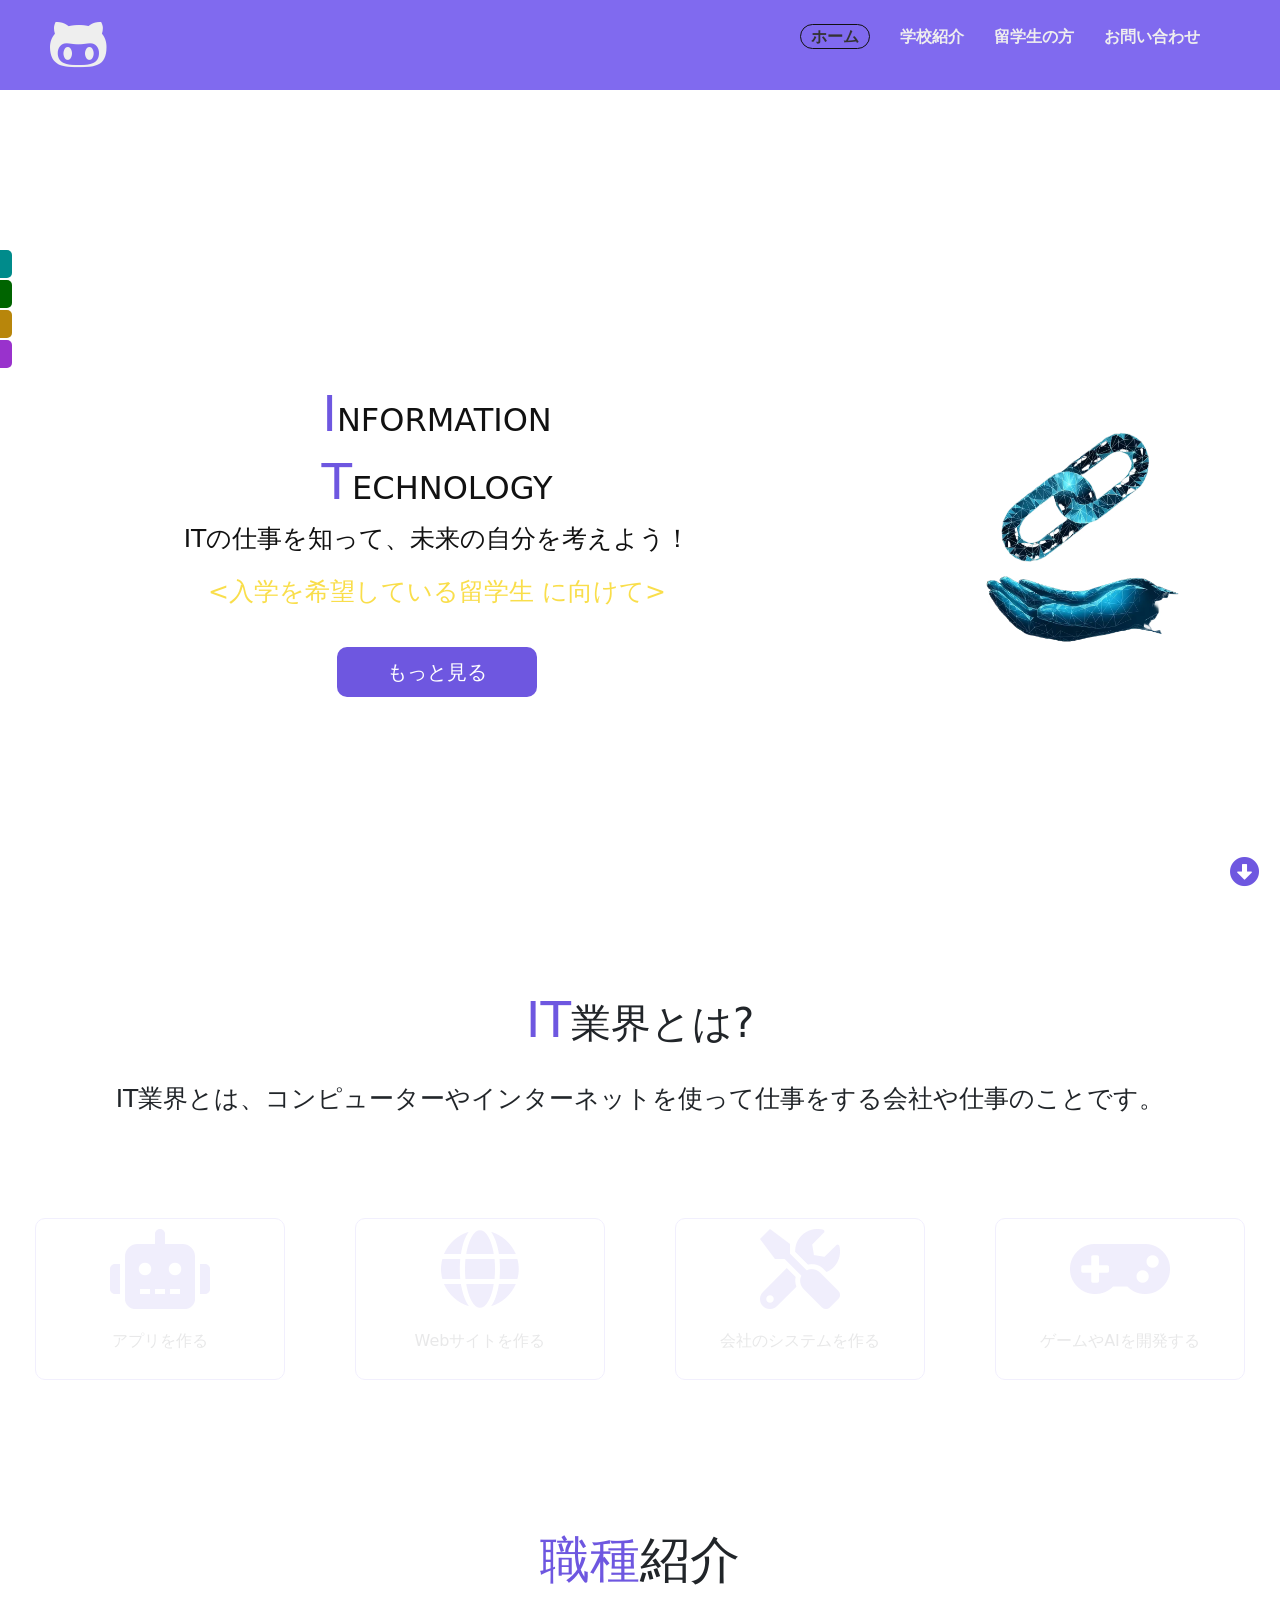
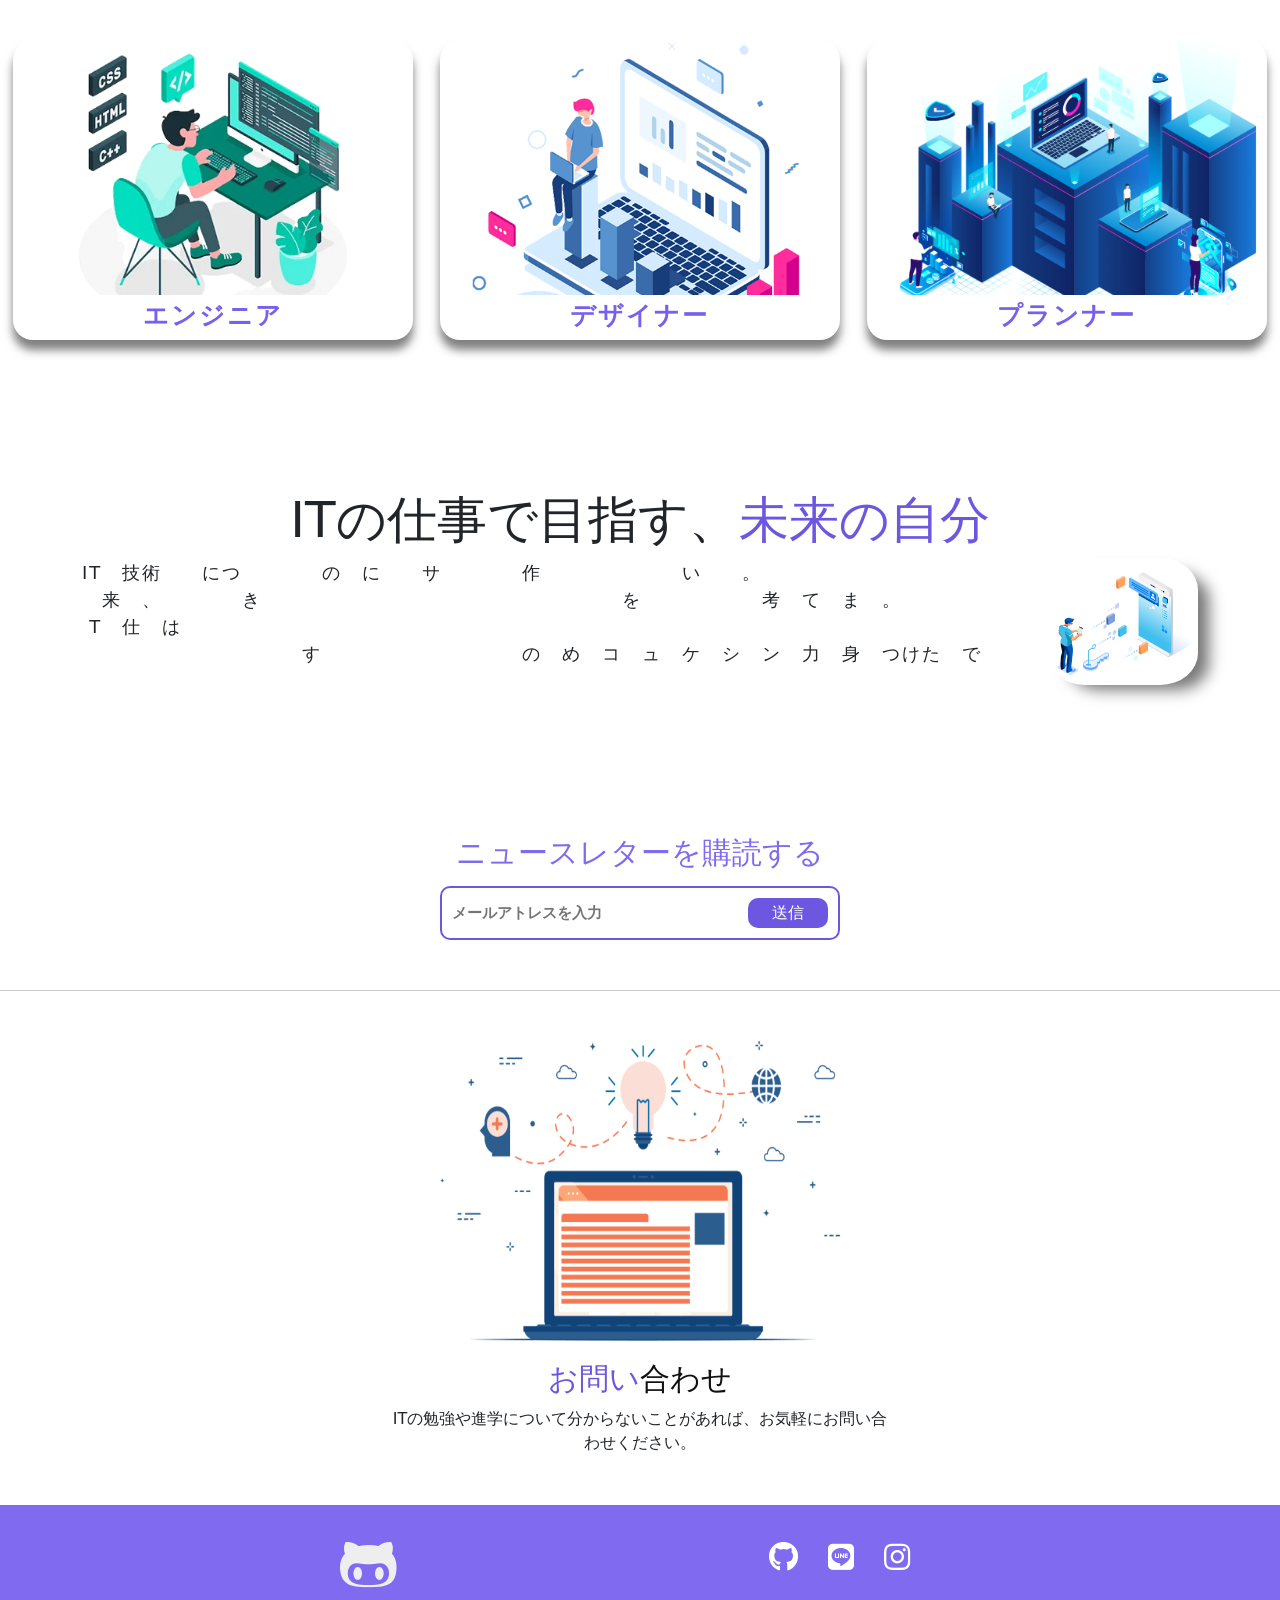
<file: index.html>
<!DOCTYPE html>
<html lang="ja">
<head>
    <meta charset="UTF-8">
    <meta name="viewport" content="width=device-width, initial-scale=1.0">
    <title>Document</title>
    <link rel="stylesheet" href="https://cdnjs.cloudflare.com/ajax/libs/font-awesome/5.15.4/css/all.min.css" integrity="sha512-1ycn6IcaQQ40/MKBW2W4Rhis/DbILU74C1vSrLJxCq57o941Ym01SwNsOMqvEBFlcgUa6xLiPY/NS5R+E6ztJQ==" crossorigin="anonymous" referrerpolicy="no-referrer" />
    <link href="https://cdn.jsdelivr.net/npm/bootstrap@5.3.0/dist/css/bootstrap.min.css" rel="stylesheet" integrity="sha384-9ndCyUaIbzAi2FUVXJi0CjmCapSmO7SnpJef0486qhLnuZ2cdeRhO02iuK6FUUVM" crossorigin="anonymous">
    <link rel="stylesheet" href="css/style.css">
</head>
<body>
    <!-- Start Topbar -->
    <div class="topmove">
        <div class="topbtn">
            <a><i id="topbtn" class="fas fa-arrow-alt-circle-down"></i></a>
        </div>
    </div>
    <!-- End Topbar -->

    <!-- Start Slidebar -->
    <div class="slidebar">
        <ul class="slide_menu">
            
            <li style="background-color: darkcyan;"><a href="#env" >IT業界</a></li>
            <li style="background-color: darkgreen;"><a href="#intro" >職種紹介</a></li>
            <li style="background-color: darkgoldenrod;"><a href="#future" >未来の自分</a></li>
            <li style="background-color: darkorchid;"><a href="#content">お問い合わせ</a></li>
        </ul>
    </div>
    <!-- End Slidebar -->
    <header id="home">
        <nav class="nav_logo">
              <a href="#" target="_blank" type="logo"><i class="fab fa-github-alt"></i></a>
        </nav>

        <ul class="navbar_menu">
            
                <li><a href="#" class="active">ホーム</a></li>
                <li><a href="school.html" >学校紹介</a></li>
                <li><a href="student.html" >留学生の方</a></li>
                <li><a href="contact.html" >お問い合わせ</a></li>
            
        </ul>
        <div class="dropdown">
            <a class="btn btn-secondary" href="#" role="button" data-bs-toggle="dropdown" aria-expanded="false">
                <i class="fas fa-bars"></i>
            </a>

            <ul class="dropdown-menu">
                <li><a class="dropdown-item text-primary" href="#">ホーム</a></li>
                <li><hr class="dropdown-divider"></li>
                <li><a class="dropdown-item" href="school.html" >学校紹介</a></li>
                <li><hr class="dropdown-divider"></li>
                <li><a class="dropdown-item" href="student.html" >留学生の方</a></li>
                <li><hr class="dropdown-divider"></li>
                <li><a class="dropdown-item" href="contact.html" >お問い合わせ</a></li>
        </div>
    </header>
    <div class="home">
        <div class="container leftremove">
            <div>
                <h2><span>I</span>NFORMATION</h2>
                <h2><span>T</span>ECHNOLOGY</h2>
            </div>
            <div>
                <p>ITの仕事を知って、未来の自分を考えよう！</p>
                <p class="note"><入学を希望している留学生 に向けて></p>
            </div>
            <div>
                <button type="button" id="">
                    <a href="#env">もっと見る</a>
                </button>
            </div>
        </div>
        <div class="home_img rightremove" >
            <img src="img/mlm.avif" alt="homepage">
        </div>
    </div>

    <div class="env" id="env">
        <h1><span>IT</span>業界とは?</h1>
        <p class="env_note">IT業界とは、コンピューターやインターネットを使って仕事をする会社や仕事のことです。</p>
        <div class="env_container">
            <div class="env_info info1">
                <i class="fas fa-robot"></i>
                <p>アプリを作る</p>
            </div>
            <div class="env_info info2">
                <i class="fas fa-globe"></i>
                <p>Webサイトを作る</p>
            </div>
            <div class="env_info info3">
                <i class="fas fa-tools"></i>
                <p>会社のシステムを作る</p>
            </div>
            <div class="env_info info4">
                <i class="fas fa-gamepad"></i>
                <p>ゲームやAIを開発する</p>
            </div>
        </div>
    </div>

    <div class="intro" id="intro">
        <h1><span>職種</span>紹介</h1>

        <div class="subcontainer">

            <div class="deptboxes">
                <div>
                    <img src="img/web-development (1).webp" alt="intro1">
                </div>
                <div class="contents">
                    <h3>エンジニア</h3>
                    <p>エンジニアは、プログラミングを使ってアプリやシステムを作る仕事です。コツコツ考えることが好きな人に向いています。</p>
                </div>
            </div>
            <div class="deptboxes">
                <div>
                    <img src="img/IMG_4879.png" alt="intro2">
                </div>
                <div class="contents">
                    <h3>デザイナー</h3>
                    <p>デザイナーは、Webサイトやアプリの見た目をきれいにデザインする仕事です。色や形を考えることが好きな人に向いています。</p>                </div>
            </div>
            <div class="deptboxes">
                <div>
                    <img src="img/photo3.png" alt="intro3">
                </div>
                <div class="contents">
                    <h3>プランナー</h3>
                    <p>ランナーは、「どんなサービスを作るか」を考える仕事です。
                    人の気持ちを考えることが得意な人に向いています。</p>
                </div>
            </div>
        </div>
    </div>

    <div class="future" id="future">
        <h1>ITの仕事で目指す、<span>未来の自分</span></h1>
        <div class="container">
            <div>
                <p>ITの技術を身につけて、人の役に立つサービスを作れる人になりたいです。
                    <br>
                    将来は、日本で働きながら経験を積み、自分の国でもITの力を活かしたいと考えています。
                    <br>
                    ITの仕事は、努力すればスキルが身につき、自分の成長を感じることができます。
                    <br>
                    ITの仕事はチームで協力することが大切です。そのため、コミュニケーション能力も身につけたいです
                </p>
            </div>
            <div>
                
                <img src="img/photo4.png" class="futureimg" alt="future">
            
            </div>
        </div>

    </div>

    <footer>
        <div class="message">
            <h1>ニュースレターを購読する</h1>
            <div class="mail">
                <input type="email" class="email" id="email" placeholder="メールアトレスを入力" >

                <input type="button" class="mail_btn" value="送信">
            </div>
        </div>
        <hr>
        
        <div class="message2">
            <div id="messagecarousels" class="carousel slide" data-bs-ride="carousel">
                <ol class="carousel-indicators">
                    <li class="active" data-bs-target="#messagecarousels" data-bs-slide-to="0"></li>
                    <li data-bs-target="#messagecarousels" data-bs-slide-to="1"></li>
                    <li data-bs-target="#messagecarousels" data-bs-slide-to="2"></li>
                </ol>
                <div class="carousel-inner content_img">
                    <div class="carousel-item active">
                        <img src="img/content.png" alt="carouseliimg1">
                    </div>
                    <div class="carousel-item">
                        <img src="img/content1.png" alt="carouseliimg2">
                    </div>
                    <div class="carousel-item">
                        <img src="img/content2.png" alt="carouseliimg3">
                    </div>
                </div>
            </div>
            <div class="content" id="content">
                <h1><a href="contact.html"><span>お問い</span>合わせ</a></h1>
                <p>ITの勉強や進学について分からないことがあれば、お気軽にお問い合わせください。</p>
            </div>
        </div>

        <div class="message3">
            <nav class="nav_logo">
                <a href="Programming Project/index.html" target="_blank" title="logo"><i class="fab fa-github-alt"></i></a>
            </nav>

            <ul class="navbar_menu">
                
                    <li><a href="https://github.com/HeinKhant53" title="github" target="_blank"><i class="fab fa-github"></i></a></li>
                    <li><a href="https://line.me/ti/p/TC7lA1ofuV" title="line" target="_blank"><i class="fab fa-line"></i></a></li>
                    <li><a href="https://www.instagram.com/lucas.mooraa?igsh=MW9lOGV4Y2FmeGt2Mw%3D%3D&utm_source=qr" title="instagram" target="_blank"><i class="fab fa-instagram"></i></a></li>
            </ul>
        </div>
    </footer>

     
    <!-- bootstrap -->
    <script src="https://cdn.jsdelivr.net/npm/bootstrap@5.3.0/dist/js/bootstrap.bundle.min.js" integrity="sha384-geWF76RCwLtnZ8qwWowPQNguL3RmwHVBC9FhGdlKrxdiJJigb/j/68SIy3Te4Bkz" crossorigin="anonymous"></script>
    <script src="js/action.js"></script>
</body>
</html>
</file>
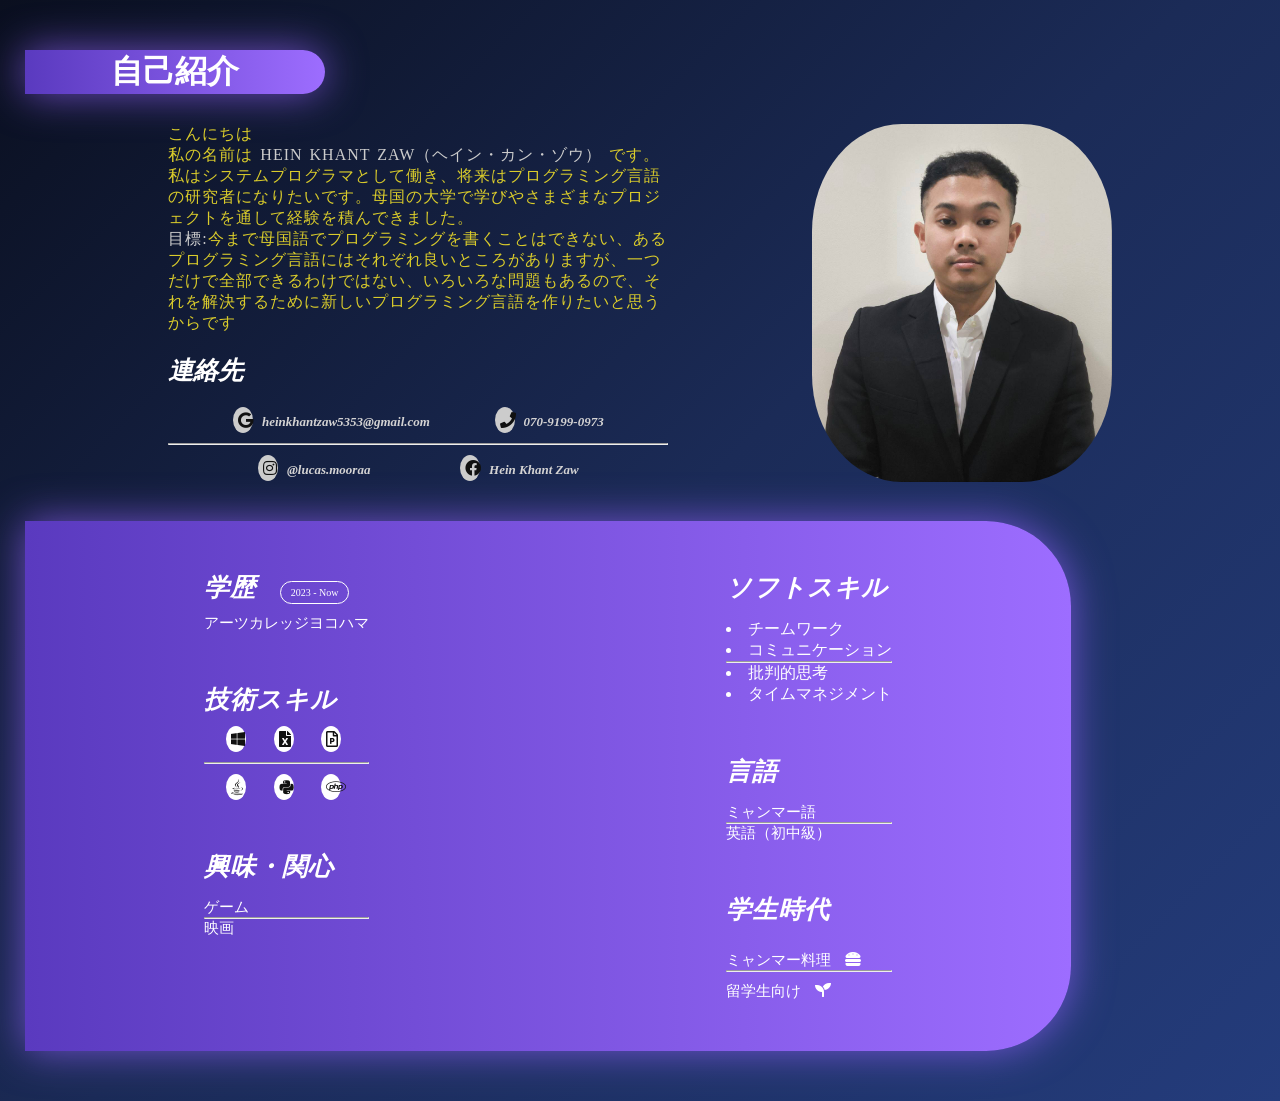
<file: Programming Project/index.html>
<!DOCTYPE html>
<html lang="ja">
<head>
    <meta charset="UTF-8">
    <meta name="viewport" content="width=device-width, initial-scale=1.0">
    <title>Document</title>
    <link rel="stylesheet" href="https://cdnjs.cloudflare.com/ajax/libs/font-awesome/5.15.4/css/all.min.css" integrity="sha512-1ycn6IcaQQ40/MKBW2W4Rhis/DbILU74C1vSrLJxCq57o941Ym01SwNsOMqvEBFlcgUa6xLiPY/NS5R+E6ztJQ==" crossorigin="anonymous" referrerpolicy="no-referrer" />
    <link rel="stylesheet" href="style.css">
</head>
<body>
    <h1>自己紹介</h1>
    <div class="container">
        <div>
            
            
                
                <div class="paragraph">
                    <p>こんにちは</p>
                    <p>私の名前は <span class="main">HEIN KHANT ZAW（ヘイン・カン・ゾウ）</span> です。</p>
                    <p>私はシステムプログラマとして働き、将来はプログラミング言語の研究者になりたいです。母国の大学で学びやさまざまなプロジェクトを通して経験を積んできました。
                    </p>
                    <p><span class="main">目標:</span>今まで母国語でプログラミングを書くことはできない、あるプログラミング言語にはそれぞれ良いところがありますが、一つだけで全部できるわけではない、いろいろな問題もあるので、それを解決するために新しいプログラミング言語を作りたいと思うからです</p>
                </div>
            
            

            <div class="contact">
                <h3>連絡先</h3>
                <div class="contact-icon">
                    <div class="icon">
                        <a href="mailto:heinkhantzaw5353@gmail.com">
                            <i class="fab fa-google"></i>
                             <span>heinkhantzaw5353@gmail.com</span>
                        </a>

                        <a href="tel:07091990873">
                            <i class="fas fa-phone"></i>
                            <span>070-9199-0973</span>
                        </a>
                       
                    </div>
                    <hr>
                    <div class="icon">
                        <a href="https://www.instagram.com/lucas.mooraa?igsh=MW9lOGV4Y2FmeGt2Mw%3D%3D&utm_source=qr">
                            
                            <i class="fab fa-instagram"></i>
                            <span>@lucas.mooraa</span>
                        </a>

                        <a href="https://www.facebook.com/share/17ARgbPcTw/?mibextid=wwXIfr">
                            <i class="fab fa-facebook"></i>
                            <span>Hein Khant Zaw</span>
                        </a>
                        
                    </div>
                    
                </div>
            </div>
        </div>
        <div class="photo">
            <img src="img/myPhot.jpg" alt="myPhoto">
        </div>
    </div>
    
    <div class="skill">
        <div>
            <div class="education mutliskill">
                <h3>学歴</h3>
                <span class="year">2023 - Now</span>
                <p>アーツカレッジヨコハマ</p>
            </div>

            <div class="technical mutliskill">
                <h3>技術スキル</h3>
                <div class="technical_icon">
                    <div>
                        <a href="#"><i class="fab fa-windows"></i></a>
                        <a href="#"><i class="fas fa-file-excel"></i></a>
                        <a href="#"><i class="far fa-file-powerpoint"></i></a>
                    </div>
                    <hr>
                    <div>
                        <a href="#"><i class="fab fa-java"></i></a>
                    <a href="#"><i class="fab fa-python"></i></a>
                    <a href="#"><i class="fab fa-php"></i></a>
                    </div>
                </div>
            </div>

            <div class="inter mutliskill">
                <h3>興味・関心</h3>
                <div class="interest">
                    <p>ゲーム</p>
                    <hr>
                    <p>映画</p>
                </div>
            </div>
        </div>

        <div>
            <div class="soft mutliskill">
                <h3>ソフトスキル</h3>
                <div class="softskill">
                    <ul style="list-style-position: inside;">
                        <li>チームワーク</li>
                        
                        <li>コミュニケーション</li>
                    </ul>
                    <hr>
                    <ul style="list-style-position: inside;">
                        <li>批判的思考</li>
                        <li>タイムマネジメント</li>
                    </ul>
                </div>
                
            </div>


            <div class="soft mutliskill">
                <h3>言語</h3>
                <div class="interest">
                    <p>ミャンマー語</p>
                    
                    <hr>
                    <p>英語（初中級）</p>
                    
                </div>
            </div>

            <div class="soft mutliskill">
                <h3>学生時代</h3>
                <div class="interest">
                    <div>
                        <a href="../Web Project/index.html" target="_blank">
                            <p>ミャンマー料理</p>
                            <i class="fas fa-hamburger"></i>
                        </a>
                    </div>
                    <hr>
                    <div>
                        <a href="../index.html" target="_blank">
                            <p>留学生向け</p>
                            <i class="fas fa-seedling"></i>
                        </a>
                    </div>
                    
                </div>
            </div>
        </div>
        
    </div>
</body>
</html>
</file>
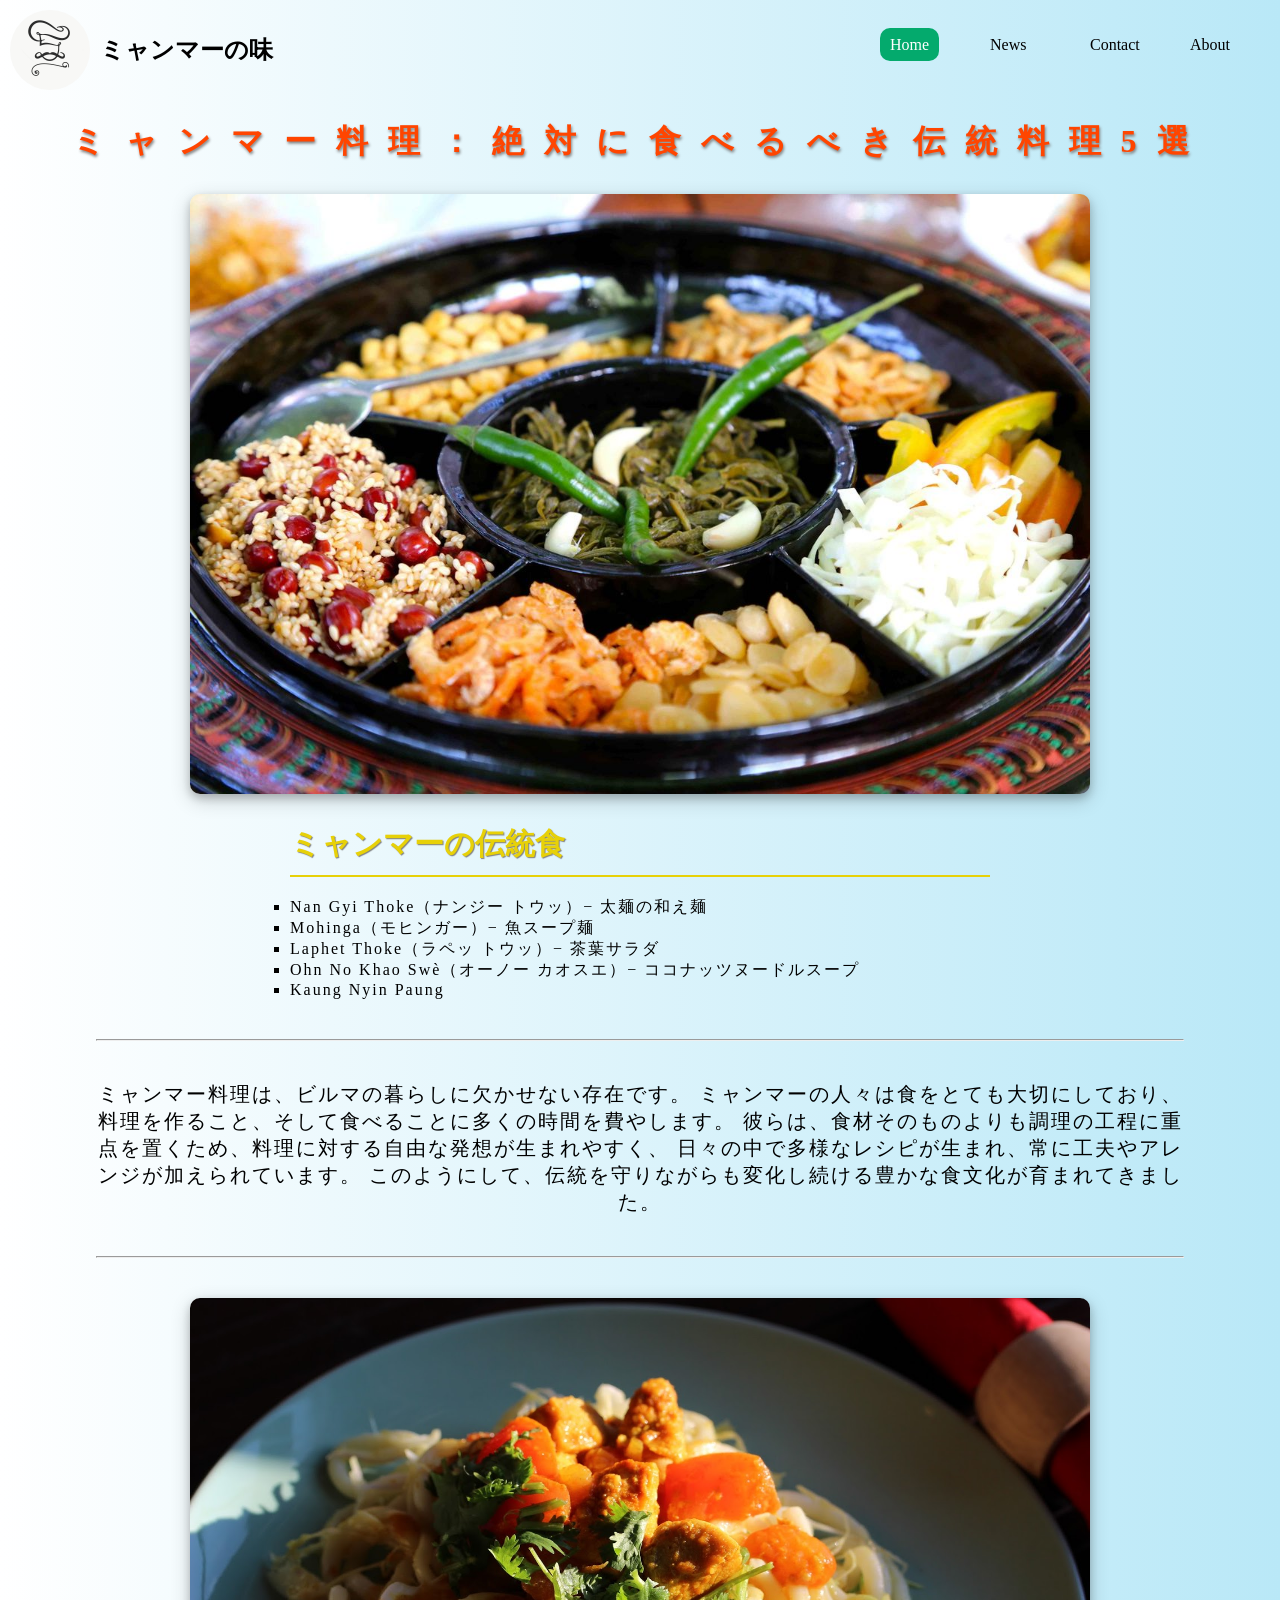
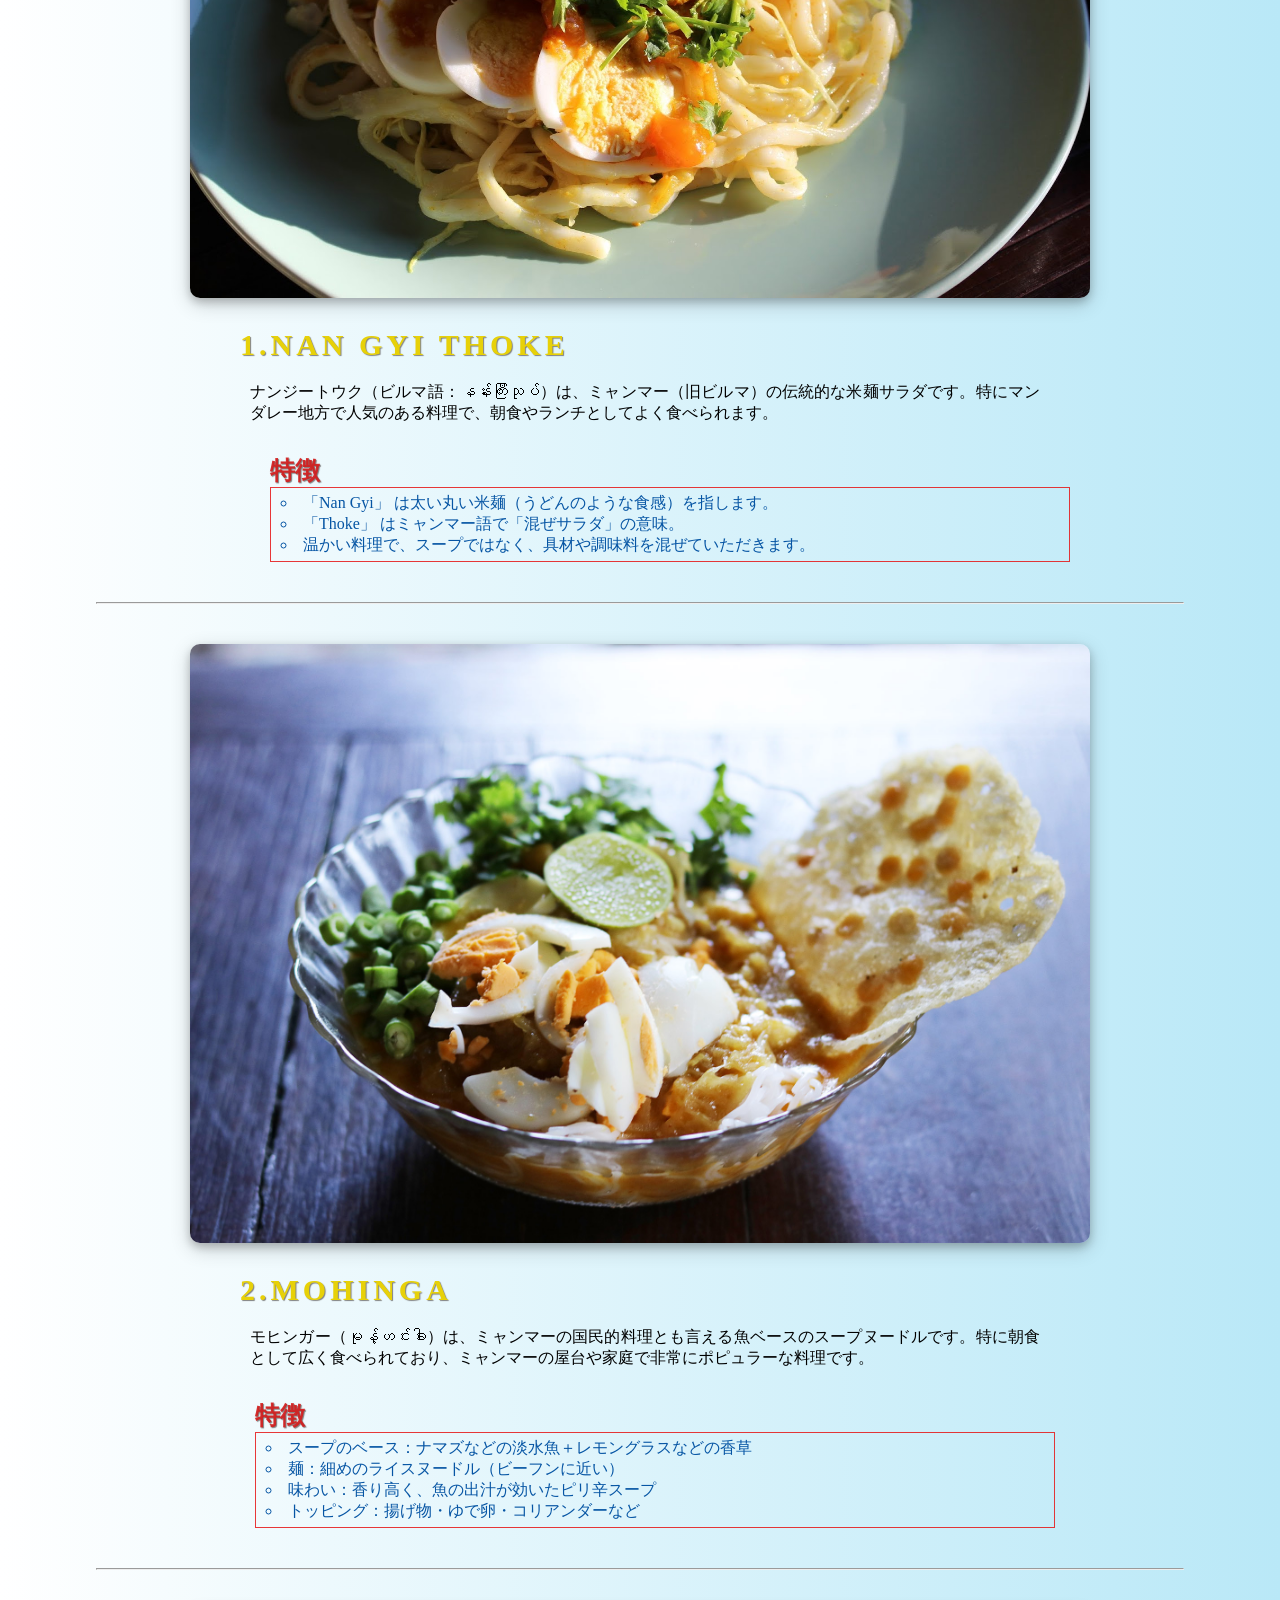
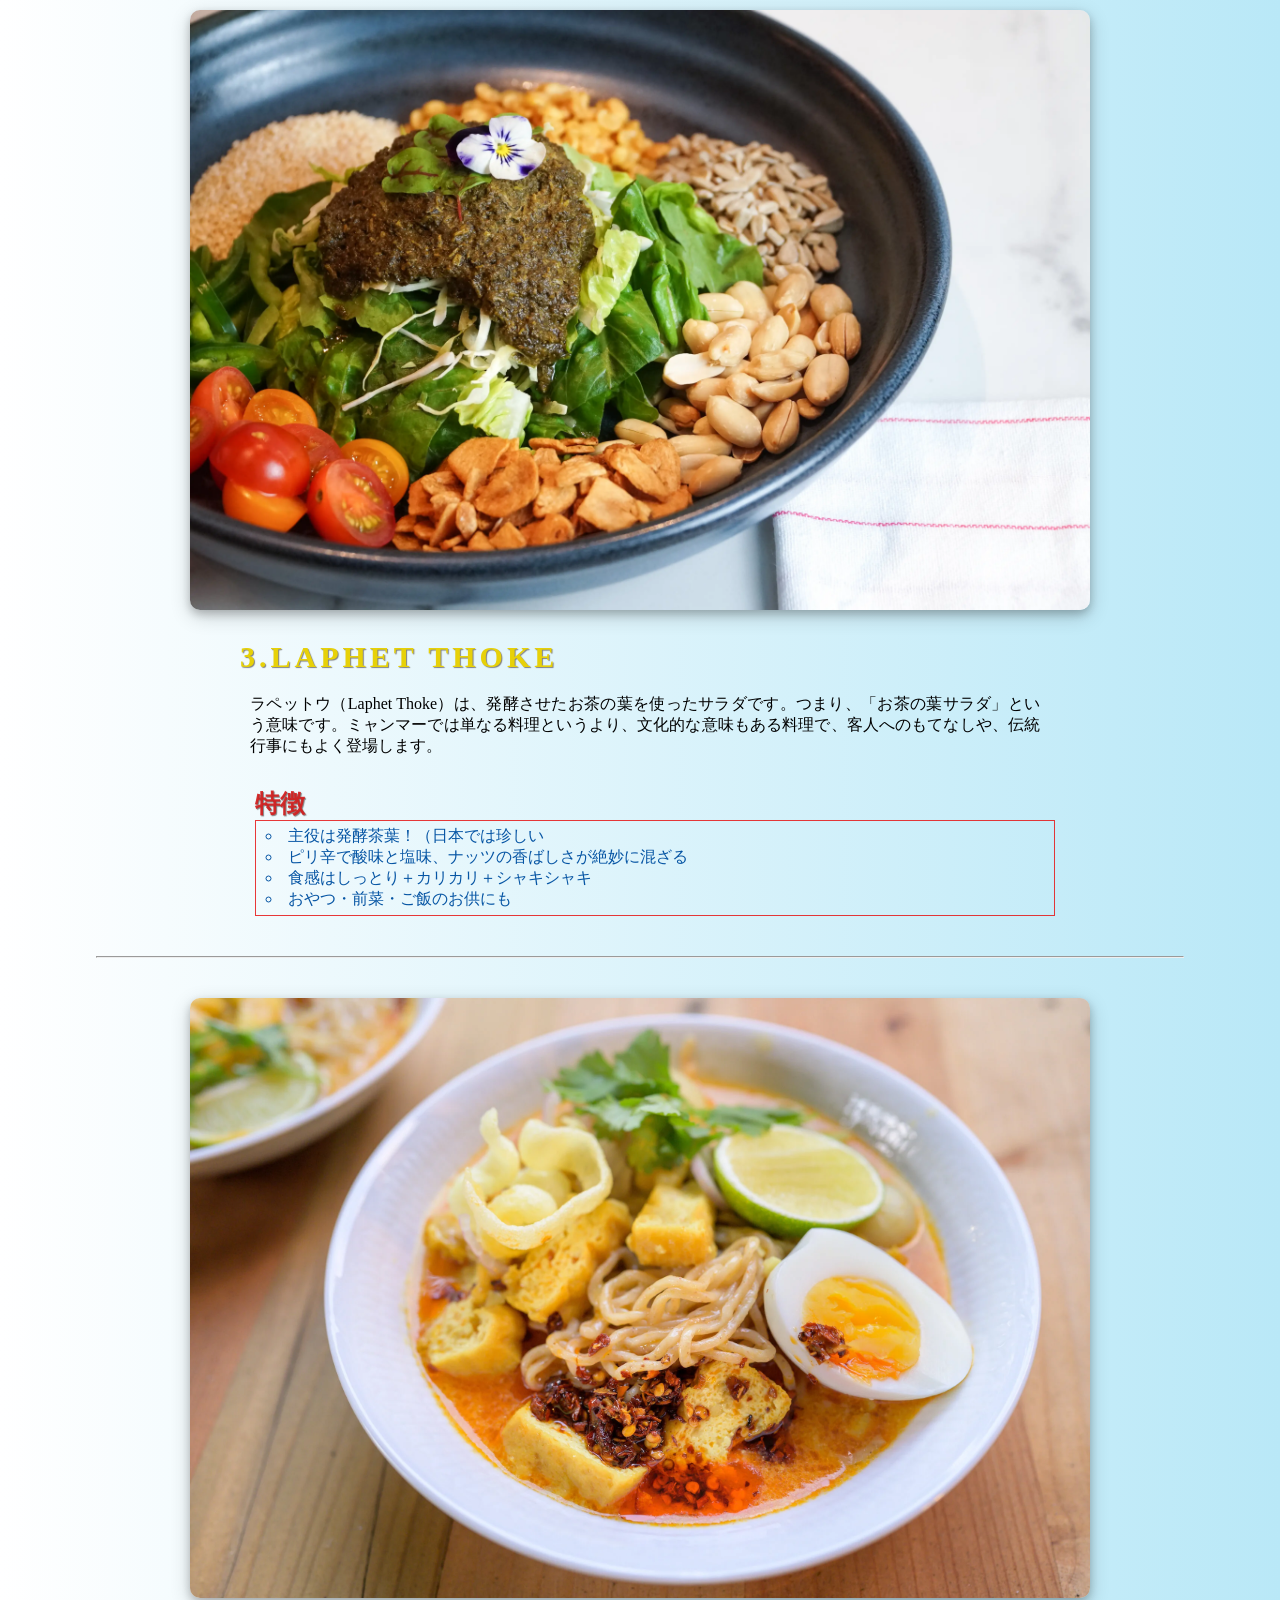
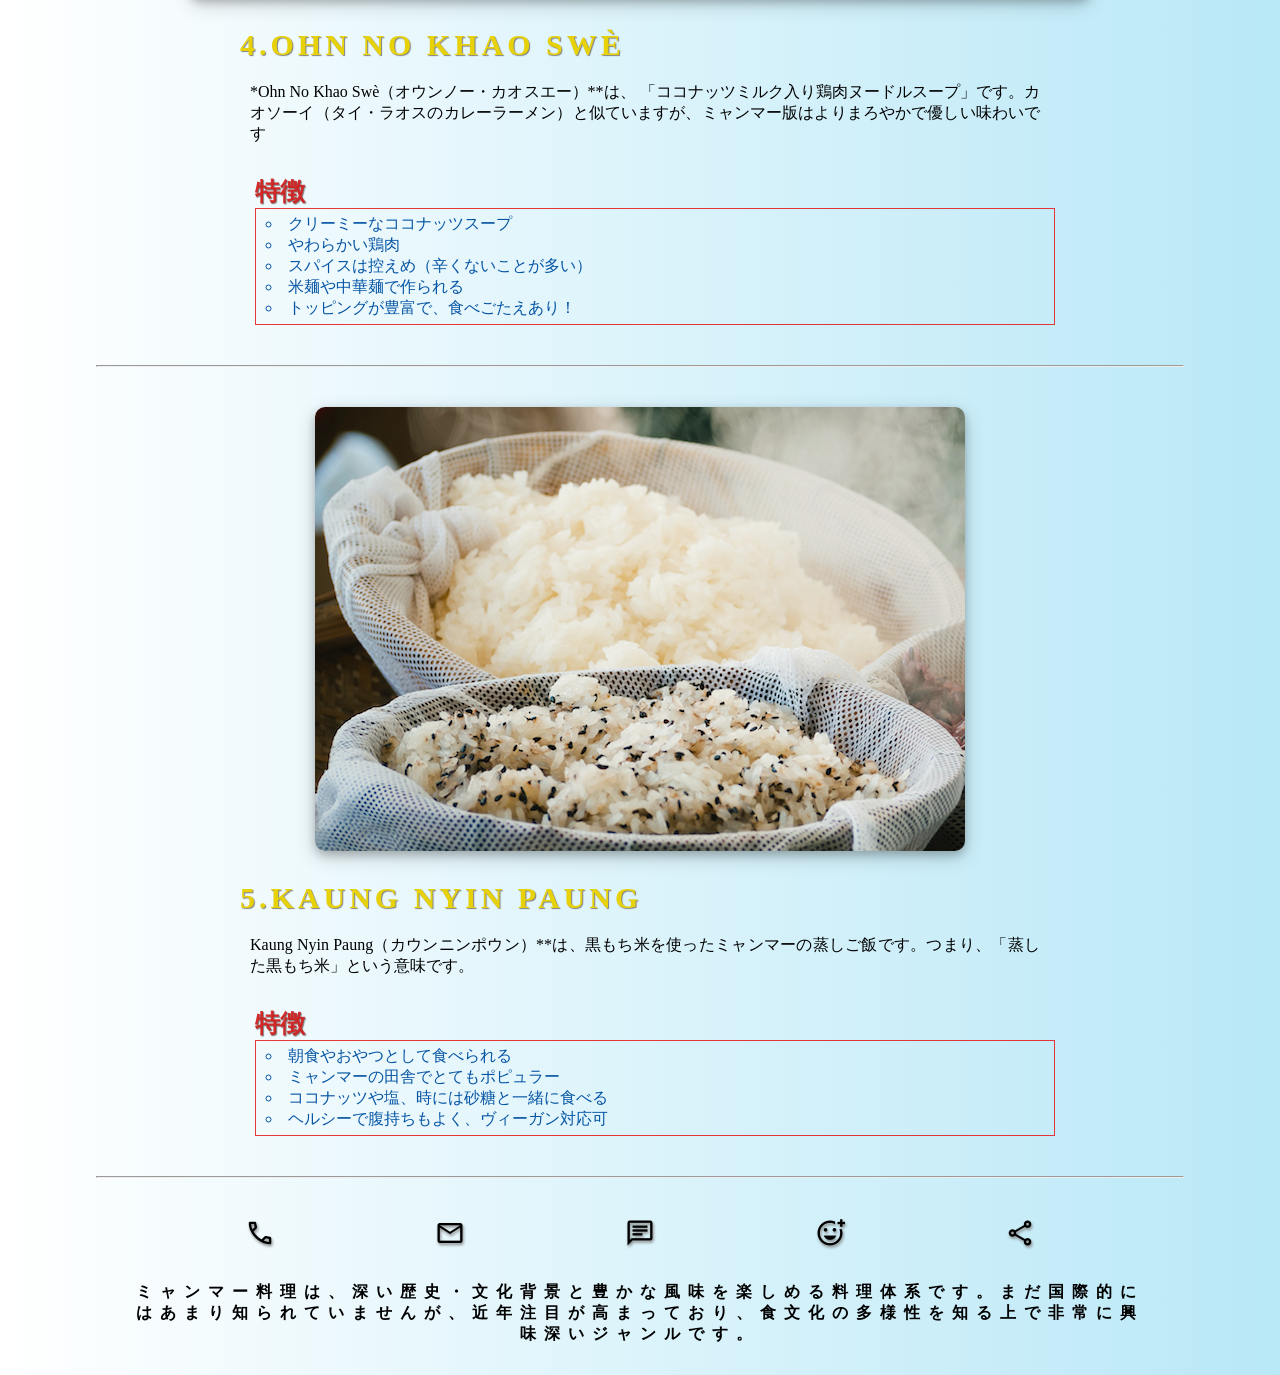
<file: Web Project/index.html>
<!DOCTYPE html>
<html lang="ja">
<head>
    <meta charset="UTF-8">
    <meta name="viewport" content="width=device-width, initial-scale=1.0">
    <title>ミャンマーの伝統食</title>
    <link rel="stylesheet" href="style.css">
    <link rel="stylesheet" href="https://fonts.googleapis.com/css2?family=Material+Symbols+Outlined:opsz,wght,FILL,GRAD@20..48,100..700,0..1,-50..200" />
</head>
<body>
     <div>
        <header>
            <div class="logo">
                <img src="img/logo.webp" alt="logo" class="logoimg">
                <h2><a href="#">ミャンマーの味</a></h2>
            </div>
            <nav>
             <ul>
                    <li><a class="active" href="#home">Home</a></li>
                    <li><a href="#news">News</a></li>
                    <li><a href="../Programming Project/index.html">Contact</a></li>
                    <li><a href="#about">About</a></li>
            </ul>   
           
        </nav>
        </header>
        
        <div class="container">
            <div class="fbody">
                <h1>ミャンマー料理：絶対に食べるべき伝統料理5選</h1>
                <img src="img/MyanmrFood.jpg" alt="traditional_food" class="traditional_food">

                <div class="flist">
                    <p>ミャンマーの伝統食</p>
                    <ul >
                        <li><a href="#Nan_Gyi_Thoke">Nan Gyi Thoke（ナンジー トウッ）− 太麺の和え麺</a></li>
                        <li><a href="#Mohinga">Mohinga（モヒンガー）− 魚スープ麺</a></li>
                        <li><a href="#Laphet_Thoke">Laphet Thoke（ラペッ トウッ）− 茶葉サラダ</a></li>
                        <li><a href="#Ohn_No _Khao_Swè">Ohn No Khao Swè（オーノー カオスエ）− ココナッツヌードルスープ</a></li>
                        <li><a href="#Kaung_Nyin_Paung">Kaung Nyin Paung</a></li>
                    </ul>
                </div>
            </div>
            <hr>
            
            
            <div class="fbody2">

                <p>ミャンマー料理は、ビルマの暮らしに欠かせない存在です。

ミャンマーの人々は食をとても大切にしており、料理を作ること、そして食べることに多くの時間を費やします。
彼らは、食材そのものよりも調理の工程に重点を置くため、料理に対する自由な発想が生まれやすく、
日々の中で多様なレシピが生まれ、常に工夫やアレンジが加えられています。

このようにして、伝統を守りながらも変化し続ける豊かな食文化が育まれてきました。</p>
            </div>
            <hr>

            
            <div class="food" id="Nan_Gyi_Thoke">
                <img src="img/Nan Gyi Thoke.jpg" alt="Nan_Gyi_Thoke">
                <div>
                    <h2>1.Nan Gyi Thoke</h2>
                    <p>
                        ナンジートウク（ビルマ語：နန်းကြီးသုပ်）は、ミャンマー（旧ビルマ）の伝統的な米麺サラダです。特にマンダレー地方で人気のある料理で、朝食やランチとしてよく食べられます。
                    </p>

                    <div class="import">
                        <h3>特徴</h3>
                        <ul>
                            <li>「Nan Gyi」 は太い丸い米麺（うどんのような食感）を指します。</li>
                            <li>「Thoke」 はミャンマー語で「混ぜサラダ」の意味。</li>
                            <li> 温かい料理で、スープではなく、具材や調味料を混ぜていただきます。</li>
                        </ul>
                    </div>
                </div>
            </div>

            <hr>

            <div class="food" id="Mohinga">
                <img src="img/Mohinga.jpg" alt="">
                <div>
                    <h2>2.Mohinga</h2>
                    <p>
                       モヒンガー（မုန့်ဟင်းခါး）は、ミャンマーの国民的料理とも言える魚ベースのスープヌードルです。特に朝食として広く食べられており、ミャンマーの屋台や家庭で非常にポピュラーな料理です。
                </div>

                <div class="import">
                    <h3>特徴</h3>
                    <ul>
                        <li>スープのベース：ナマズなどの淡水魚＋レモングラスなどの香草</li>
                        <li>麺：細めのライスヌードル（ビーフンに近い）</li>
                        <li> 味わい：香り高く、魚の出汁が効いたピリ辛スープ</li>
                        <li>トッピング：揚げ物・ゆで卵・コリアンダーなど</li>
                    </ul>
                </div>
            </div>

            <hr>
            <div class="food" id="Laphet_Thoke">
                <img src="img/Laphet Thoke.webp" alt="">
                <div>
                    <h2>3.Laphet Thoke</h2>
                    <p>
                       ラペットウ（Laphet Thoke）は、発酵させたお茶の葉を使ったサラダです。つまり、「お茶の葉サラダ」という意味です。ミャンマーでは単なる料理というより、文化的な意味もある料理で、客人へのもてなしや、伝統行事にもよく登場します。
                    </p>
                </div>
                <div class="import">
                    <h3>特徴</h3>
                    <ul>
                        <li>主役は発酵茶葉！（日本では珍しい</li>
                        <li>ピリ辛で酸味と塩味、ナッツの香ばしさが絶妙に混ざる</li>
                        <li>食感はしっとり＋カリカリ＋シャキシャキ</li>
                        <li>おやつ・前菜・ご飯のお供にも</li>
                    </ul>
                </div>
            </div>

            <hr>

            <div class="food" id="Ohn_No _Khao_Swè">
                <img src="img/Ohn No Khao Swè.webp" alt="">
                <div>
                    <h2>4.Ohn No Khao Swè</h2>
                    <p>*Ohn No Khao Swè（オウンノー・カオスエー）**は、
「ココナッツミルク入り鶏肉ヌードルスープ」です。カオソーイ（タイ・ラオスのカレーラーメン）と似ていますが、ミャンマー版はよりまろやかで優しい味わいです</p>
                </div>
                <div class="import">
                    <h3>特徴</h3>
                    <ul>
                        <li>クリーミーなココナッツスープ</li>
                        <li>やわらかい鶏肉</li>
                        <li>スパイスは控えめ（辛くないことが多い）</li>
                        <li>米麺や中華麺で作られる</li>
                        <li>トッピングが豊富で、食べごたえあり！</li>
                    </ul>
                </div>
            </div>

            <hr>

            <div class="food" id="Kaung_Nyin_Paung">
                <img src="img/Kaung Nyin Paung.jpg" alt="">
                <div>
                    <h2>5.Kaung Nyin Paung</h2>
                    <p>Kaung Nyin Paung（カウンニンポウン）**は、黒もち米を使ったミャンマーの蒸しご飯です。つまり、「蒸した黒もち米」という意味です。</p>
                </div>
                <div class="import">
                    <h3>特徴</h3>
                    <ul>
                        <li>朝食やおやつとして食べられる</li>
                        <li>ミャンマーの田舎でとてもポピュラー</li>
                        <li>ココナッツや塩、時には砂糖と一緒に食べる</li>
                        <li>ヘルシーで腹持ちもよく、ヴィーガン対応可</li>
                    </ul>
                </div>
            </div>

            <hr>
        </div>



            
        
        
        <footer>
            <div class="femoji">
                <a href="#"><span class="material-symbols-outlined">call</span></a>
                <a href="#"><span class="material-symbols-outlined">mail</span></a>
                <a href="#"><span class="material-symbols-outlined">chat</span></a>
                <a href="#"><span class="material-symbols-outlined">add_reaction</span></a>
                <a href="#"><span class="material-symbols-outlined">share</span></a>
            </div>

            <p class="ftext">ミャンマー料理は、深い歴史・文化背景と豊かな風味を楽しめる料理体系です。まだ国際的にはあまり知られていませんが、近年注目が高まっており、食文化の多様性を知る上で非常に興味深いジャンルです。</p>

        </footer>
     </div>
</body>
</html>
</file>
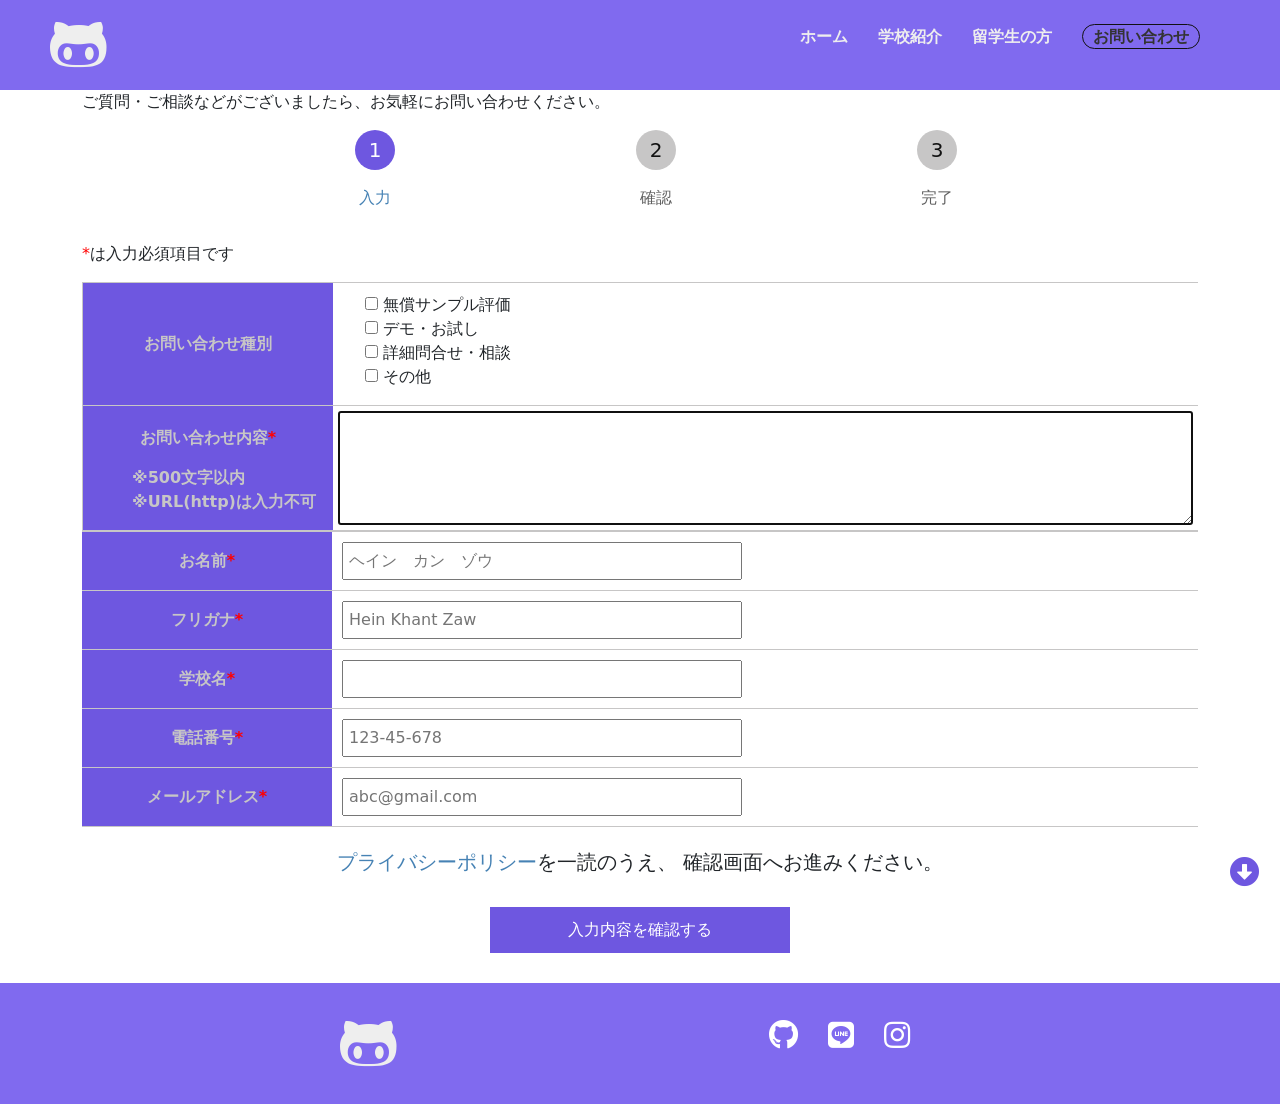
<file: contact.html>
<!DOCTYPE html>
<html lang="ja">
<head>
    <meta charset="UTF-8">
    <meta name="viewport" content="width=device-width, initial-scale=1.0">
    <title>Document</title>
    <link rel="stylesheet" href="https://cdnjs.cloudflare.com/ajax/libs/font-awesome/5.15.4/css/all.min.css" integrity="sha512-1ycn6IcaQQ40/MKBW2W4Rhis/DbILU74C1vSrLJxCq57o941Ym01SwNsOMqvEBFlcgUa6xLiPY/NS5R+E6ztJQ==" crossorigin="anonymous" referrerpolicy="no-referrer" />
    <link href="https://cdn.jsdelivr.net/npm/bootstrap@5.3.0/dist/css/bootstrap.min.css" rel="stylesheet" integrity="sha384-9ndCyUaIbzAi2FUVXJi0CjmCapSmO7SnpJef0486qhLnuZ2cdeRhO02iuK6FUUVM" crossorigin="anonymous">
    <link rel="stylesheet" href="css/contact.css">
</head>
<body>
    <!-- Start Topbar -->
    <div class="topmove">
        <div class="topbtn">
            <a><i id="topbtn" class="fas fa-arrow-alt-circle-down"></i></a>
        </div>
    </div>
    <!-- End Topbar -->

    <header id="home">
        <nav class="nav_logo">
              <a href="#" target="_blank" type="logo"><i class="fab fa-github-alt"></i></a>
        </nav>

        <ul class="navbar_menu">
            
                <li><a href="index.html">ホーム</a></li>
                <li><a href="school.html" >学校紹介</a></li>
                <li><a href="student.html" >留学生の方</a></li>
                <li><a href="contact.html" class="active" style="background-color: inherit;">お問い合わせ</a></li>
            
        </ul>
        <div class="dropdown">
            <a class="btn btn-secondary" href="#" role="button" data-bs-toggle="dropdown" aria-expanded="false">
                <i class="fas fa-bars"></i>
            </a>

            <ul class="dropdown-menu">
                <li><a class="dropdown-item text-primary" href="#">ホーム</a></li>
                <li><hr class="dropdown-divider"></li>
                <li><a class="dropdown-item" href="school.html" >学校紹介</a></li>
                <li><hr class="dropdown-divider"></li>
                <li><a class="dropdown-item" href="student.html" >留学生の方</a></li>
                <li><hr class="dropdown-divider"></li>
                <li><a class="dropdown-item" href="contact.html" >お問い合わせ</a></li>
        </div>
    </header>




    <section class="container" id="messageContainer">
        <p>ご質問・ご相談などがございましたら、お気軽にお問い合わせください。</p>
        <div class="contact-flow">
            <ol class="contact-flow-group">
                <li class="contact-flow-item number1">
                    <p class="contact-flow-number active">1</p>
                    <p class="contact-flow-text active-text">入力</p>
                </li>
                
                <li class="contact-flow-item number2">
                    <p class="contact-flow-number">2</p>
                    <p class="contact-flow-text">確認</p>
                </li>
                <li class="contact-flow-item number3">
                    <p class="contact-flow-number">3</p>
                    <p class="contact-flow-text">完了</p>
                </li>
            </ol>

        </div>

        <p  class="contact-infro"><span style="color: red;">*</span>は入力必須項目です</p>
    <div id="contactBox">
        <div class="sub-container infor">
            <div class="infor-one">
                <div class="infor-text">
                    <p>お問い合わせ種別</p>
                </div>

                <ul class="infor-list">
                    <li class="infor-list-item"><input type="checkbox" name="" id="">無償サンプル評価</li>
                    <li class="infor-list-item"><input type="checkbox" name="" id="">デモ・お試し</li>
                    <li class="infor-list-item"><input type="checkbox" name="" id="">詳細問合せ・相談</li>
                    <li class="infor-list-item"><input type="checkbox" name="" id="">その他</li>

                </ul>
            </div>
            <div class="infor-two">
                <div class="infor-text">
                    <p>お問い合わせ内容<span style="color: red;">*</span></p>

                    <ul class="infor-text-list">
                        <li>※500文字以内</li>
                        <li>※URL(http)は入力不可</li>
                    </ul>
                </div>

                <textarea name="" class="infor-message" autofocus></textarea>
            </div>
        </div>

        <div class="infor-three">
                <div class="infor-text">
                    <p>お名前<span style="color: red;">*</span></p>
                </div>

                <div class="infor-name">
                    <input type="text" name="" class="name" id="username"  placeholder="ヘイン　カン　ゾウ">
                </div>
            
        </div>
        <div class="infor-three">
                <div class="infor-text">
                    <p>フリガナ<span style="color: red;">*</span></p>
                </div>

                <div class="infor-name">
                    <input type="text" name="" class="jname" placeholder="Hein Khant Zaw">
                </div>
            
        </div>
        <div class="infor-three">
                <div class="infor-text">
                    <p>学校名<span style="color: red;">*</span></p>
                </div>

                <div class="infor-name">
                    <input type="text" name="" class="school">
                </div>
            
        </div>
        <div class="infor-three">
                <div class="infor-text">
                    <p>電話番号<span style="color: red;">*</span></p>
                </div>

                <div class="infor-name">
                    <input type="tel" name="" class="tel" placeholder="123-45-678" pattern="[0-9]{3}-[0-9]{2}-[0-9]{3}">
                </div>
            
        </div>
         <div class="infor-three">
                <div class="infor-text">
                    <p>メールアドレス<span style="color: red;">*</span></p>
                </div>

                <div class="infor-name">
                    <input type="email" name="" id="eamil" placeholder="abc@gmail.com">
                </div>
            
        </div>
    </div>
       
        
        <div class="infor-send">
             <p><span style="color: steelblue;">プライバシーポリシー</span>を一読のうえ、 確認画面へお進みください。</p>
            <button type="button" class="return" style="display: none;">前画面に戻る</button>
            <button type="submit" class="submit">入力内容を確認する</button>
            <button type="button" class="send" style="display: none;">送信する</button>
            <button type="button" class="homebtn" style="display: none; margin-bottom: 115px;">トップページへ戻る</button>
        </div>
    </section>
    


    <footer id="content">
       

        <div class="message3">
            <nav class="nav_logo">
                <a href="#" target="_blank" title="logo"><i class="fab fa-github-alt"></i></a>
            </nav>

            <ul class="navbar_menu">
                
                    <li><a href="https://github.com/HeinKhant53" title="github" target="_blank"> <i class="fab fa-github"></i></a></li>
                    <li><a href="https://line.me/ti/p/TC7lA1ofuV" title="line" target="_blank"><i class="fab fa-line"></i></a></li>
                    <li><a href="https://www.instagram.com/lucas.mooraa?igsh=MW9lOGV4Y2FmeGt2Mw%3D%3D&utm_source=qr" title="instagram" target="_blank"><i class="fab fa-instagram"></i></a></li>
            </ul>
        </div>
    </footer>

     
    <!-- bootstrap -->
    <script src="https://cdn.jsdelivr.net/npm/bootstrap@5.3.0/dist/js/bootstrap.bundle.min.js" integrity="sha384-geWF76RCwLtnZ8qwWowPQNguL3RmwHVBC9FhGdlKrxdiJJigb/j/68SIy3Te4Bkz" crossorigin="anonymous"></script>
    <script src="js/contact.js"></script>
</body>
</html>
</file>
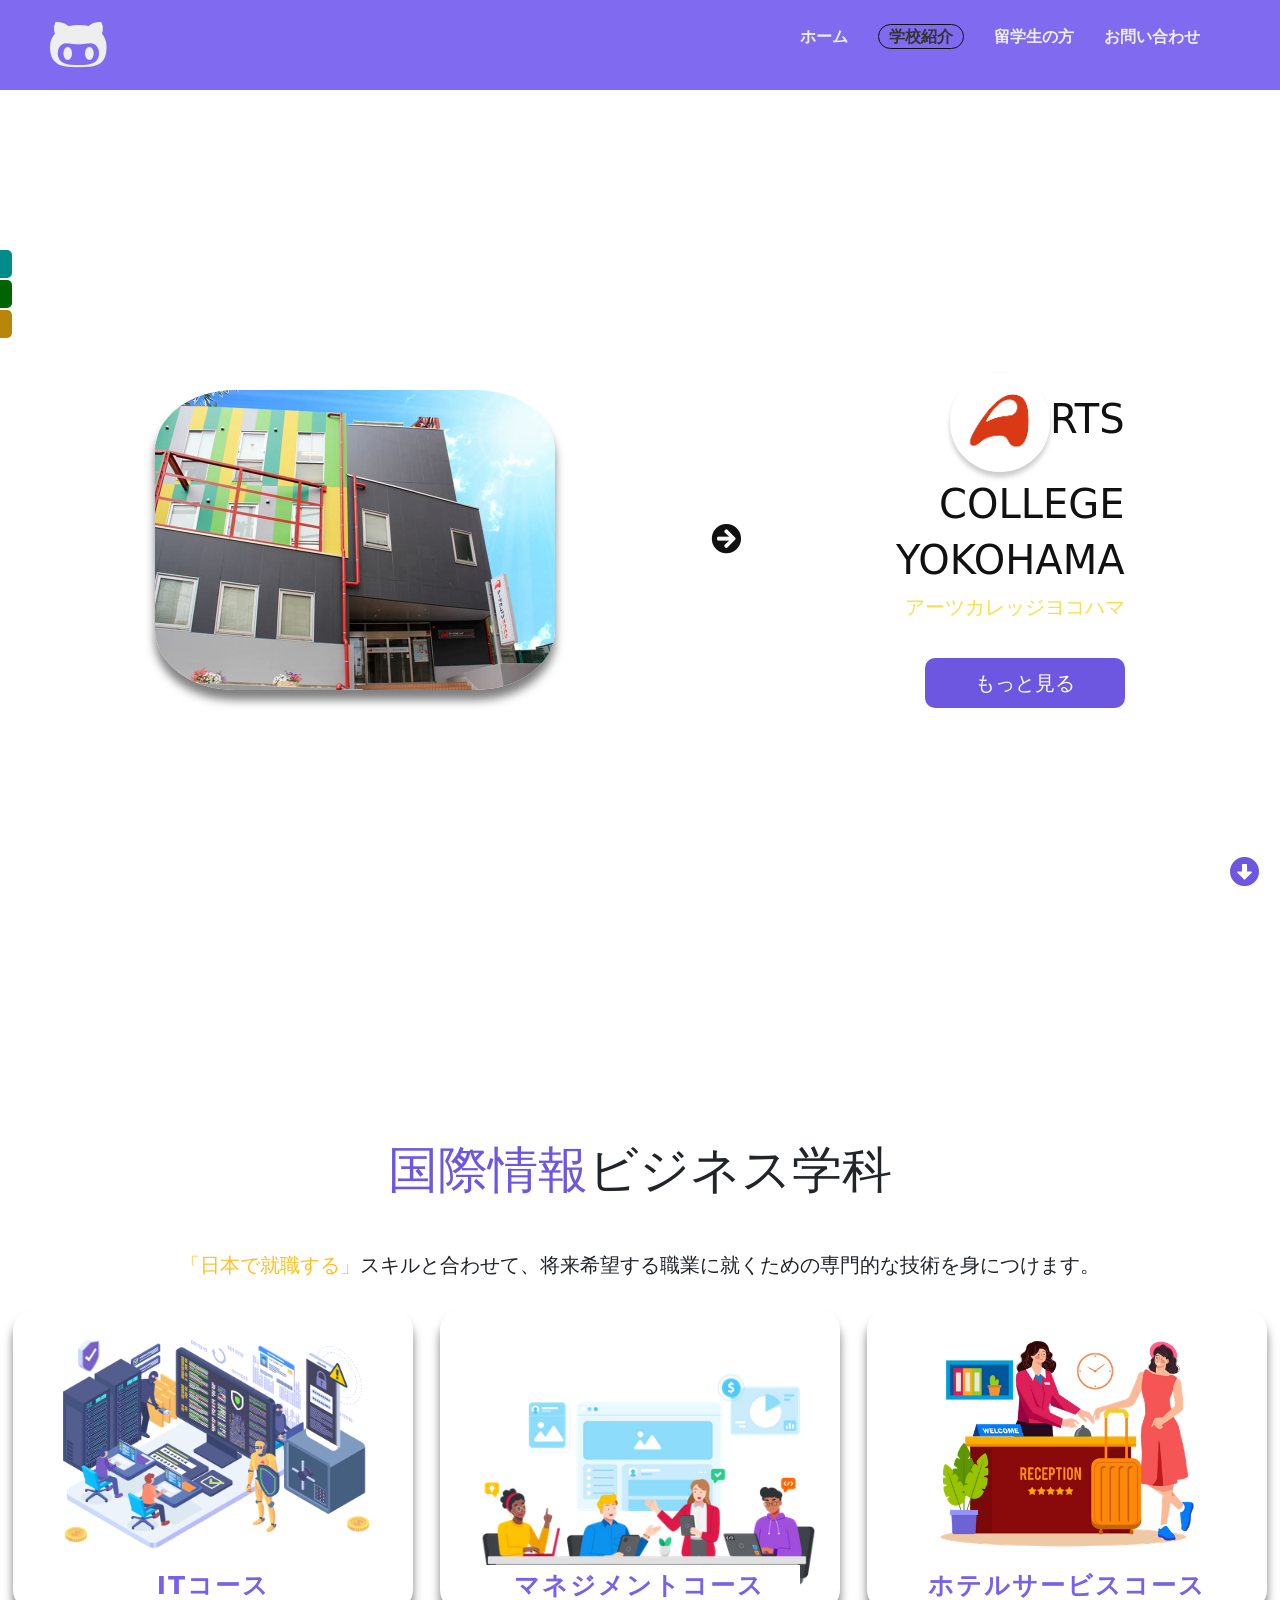
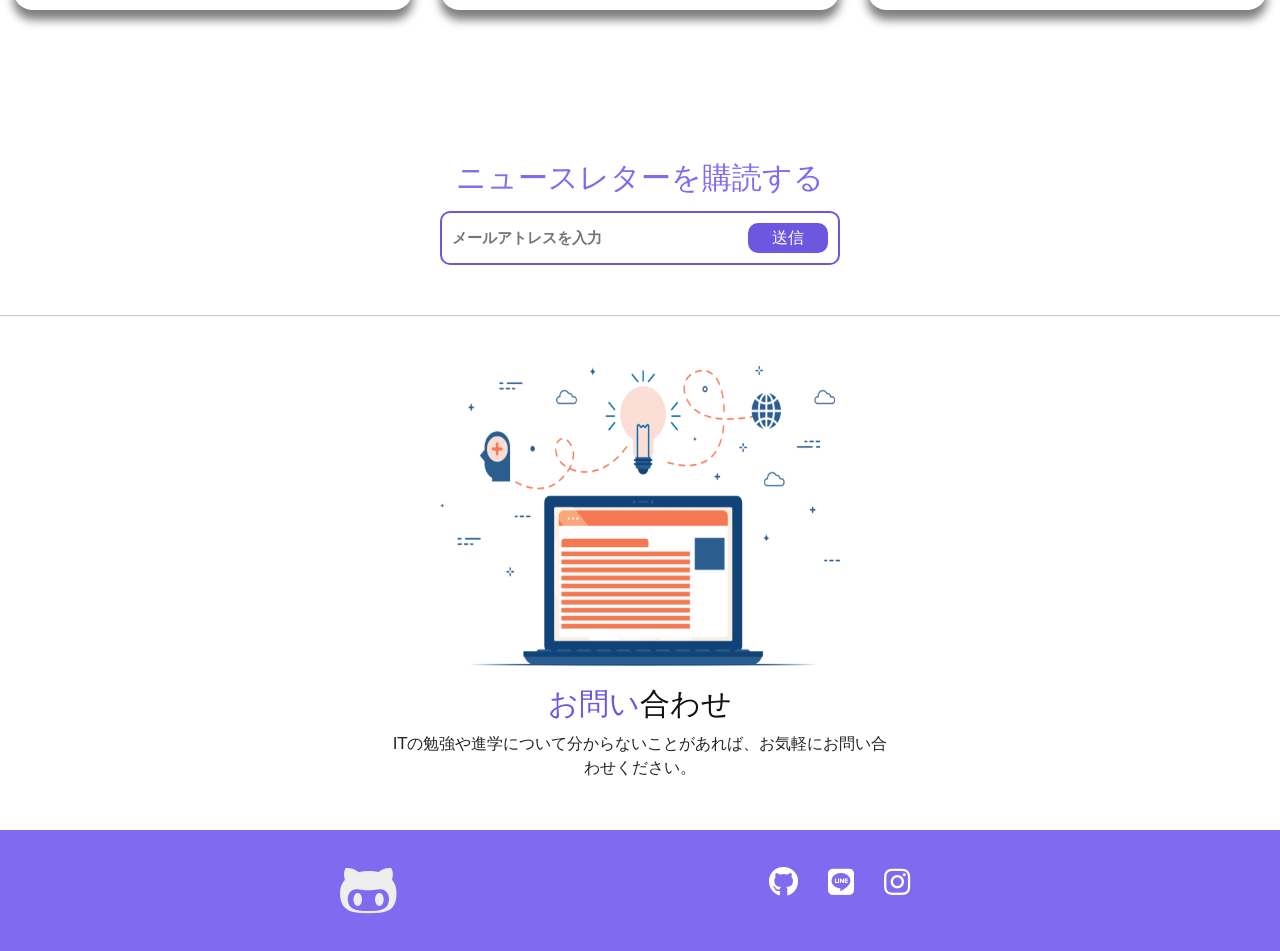
<file: school.html>
<!DOCTYPE html>
<html lang="ja">
<head>
    <meta charset="UTF-8">
    <meta name="viewport" content="width=device-width, initial-scale=1.0">
    <title>学校紹介</title>
    <link rel="stylesheet" href="https://cdnjs.cloudflare.com/ajax/libs/font-awesome/5.15.4/css/all.min.css" integrity="sha512-1ycn6IcaQQ40/MKBW2W4Rhis/DbILU74C1vSrLJxCq57o941Ym01SwNsOMqvEBFlcgUa6xLiPY/NS5R+E6ztJQ==" crossorigin="anonymous" referrerpolicy="no-referrer" />
    <link href="https://cdn.jsdelivr.net/npm/bootstrap@5.3.0/dist/css/bootstrap.min.css" rel="stylesheet" integrity="sha384-9ndCyUaIbzAi2FUVXJi0CjmCapSmO7SnpJef0486qhLnuZ2cdeRhO02iuK6FUUVM" crossorigin="anonymous">
    <link rel="stylesheet" href="css/school.css" type="text/css">
</head>
<body>
    <div class="topmove">
        <div class="topbtn">
            <a><i id="topbtn" class="fas fa-arrow-alt-circle-down"></i></a>
        </div>
    </div>
    <div class="slidebar">
        <ul class="slide_menu">
            
            <li style="background-color: darkcyan;"><a href="#home" >学校</a></li>
            <li style="background-color: darkgreen;"><a href="#intro" >学科</a></li>
            <li style="background-color: darkgoldenrod;"><a href="#content">お問い合わせ</a></li>
        </ul>
    </div>
    <header id="home">
        <nav class="nav_logo">
              <a href="#" target="_blank" type="logo"><i class="fab fa-github-alt"></i></a>
        </nav>

        <ul class="navbar_menu">
            
                <li><a href="index.html">ホーム</a></li>
                <li><a href="#" class="active">学校紹介</a></li>
                <li><a href="student.html">留学生の方</a></li>
                <li><a href="contact.html">お問い合わせ</a></li>
            
        </ul>
        <div class="dropdown">
            <a class="btn btn-secondary" href="#" role="button" data-bs-toggle="dropdown" aria-expanded="false">
                <i class="fas fa-bars"></i>
            </a>

            <ul class="dropdown-menu">
                <li><a class="dropdown-item" href="#" >ホーム</a></li>
                <li><hr class="dropdown-divider"></li>
                <li><a class="dropdown-item  text-primary" href="school.html">学校紹介</a></li>
                <li><hr class="dropdown-divider"></li>
                <li><a class="dropdown-item" href="student.html" >留学生の方</a></li>
                <li><hr class="dropdown-divider"></li>
                <li><a class="dropdown-item" href="contact.html" >お問い合わせ</a></li>
        </div>
    </header>
    <div class="home" id="home">
        <div class="home_img leftremove">
            <a href="https://www.arts-college.yokohama/course/index.html" target="_blank"><img src="img/school.jpg" alt=""></a>
        </div>
        <div class="homearrow">
            <i class="fas fa-arrow-circle-right"></i>
        </div>
        <div class="containers rightremove">
            <div class="subcontainer">
                <h1><a href="https://www.arts-college.yokohama/course/index.html" target="_blank"><img src="img/images.png" alt=""></a>RTS</h1>
                <h1>COLLEGE</h1>
                <h1>YOKOHAMA</h1>
                
            </div>
            <div class="note">
                <p>アーツカレッジヨコハマ</p>
            </div>
            <div>
                <button type="button" id="">
                    <a href="#intro">もっと見る</a>
                </button>
            </div>
        </div>
        
    </div>


    <div class="intro" id="intro">
        <h1><span>国際情報</span>ビジネス学科</h1>
        <p><span>「日本で就職する」</span>スキルと合わせて、将来希望する職業に就くための専門的な技術を身につけます。</p>
       

        <div class="subcontainer">

            <div class="deptboxes">
                <div>
                    <img src="img/IT.png" alt="">
                </div>
                <div class="contents">
                    <h3>ITコース</h3>
                    <p>ITスキルと日本語力で世界で活躍するエンジニアになる</p>
                </div>
            </div>
            <div class="deptboxes">
                <div>
                    <img src="img/bussiness.webp" alt="">
                </div>
                <div class="contents">
                    <h3>マネジメントコース</h3>
                    <p>日本の「ビジネス」を理解し、母国と日本をつなぐ未来の経営者になる</p>                
                </div>
            </div>
            <div class="deptboxes">
                <div>
                    <img src="img/hotel.webp" alt="">
                </div>
                <div class="contents">
                    <h3>ホテルサービスコース</h3>
                    <p>日本の「おもてなし」を理解し、接遇のエキスパートになる。</p>
                    
                </div>
            </div>
        </div>  
    </div>
        
<!-- Start Footer -->
<footer>
        <div class="message">
            <h1>ニュースレターを購読する</h1>
            <div class="mail">
                <input type="email" class="email"  id="email" placeholder="メールアトレスを入力">

                <input type="button" class="mail_btn" value="送信">
            </div>
        </div>
        <hr>
        
        <div class="message2">
            <div id="messagecarousels" class="carousel slide" data-bs-ride="carousel">
                <ol class="carousel-indicators">
                    <li class="active" data-bs-target="#messagecarousels" data-bs-slide-to="0"></li>
                    <li data-bs-target="#messagecarousels" data-bs-slide-to="1"></li>
                    <li data-bs-target="#messagecarousels" data-bs-slide-to="2"></li>
                </ol>
                <div class="carousel-inner content_img">
                    <div class="carousel-item active">
                        <img src="img/content.png" alt="">
                    </div>
                    <div class="carousel-item">
                        <img src="img/content1.png" alt="">
                    </div>
                    <div class="carousel-item">
                        <img src="img/content2.png" alt="">
                    </div>
                </div>
            </div>
            <div class="content" id="content">
                <h1><a href="contact.html"><span>お問い</span>合わせ</a></h1>
                <p>ITの勉強や進学について分からないことがあれば、お気軽にお問い合わせください。</p>
            </div>
        </div>

        <div class="message3">
            <nav class="nav_logo">
                <a href="Programming Project/index.html" target="_blank" title="logo"><i class="fab fa-github-alt"></i></a>
            </nav>

            <ul class="navbar_menu">
                
                    <li><a href="https://github.com/HeinKhant53" title="github" target="_blank"><i class="fab fa-github"></i></a></li>
                    <li><a href="https://line.me/ti/p/TC7lA1ofuV" title="line" target="_blank"><i class="fab fa-line"></i></a></li>
                    <li><a href="https://www.instagram.com/lucas.mooraa?igsh=MW9lOGV4Y2FmeGt2Mw%3D%3D&utm_source=qr" title="instagram" target="_blank"><i class="fab fa-instagram"></i></a></li>
            </ul>
        </div>
    </footer>
   
<!-- End Footer -->

    <script src="https://cdn.jsdelivr.net/npm/bootstrap@5.3.0/dist/js/bootstrap.bundle.min.js" integrity="sha384-geWF76RCwLtnZ8qwWowPQNguL3RmwHVBC9FhGdlKrxdiJJigb/j/68SIy3Te4Bkz" crossorigin="anonymous"></script>

    <script src="js/school.js"></script>
</body>
</html>
</file>
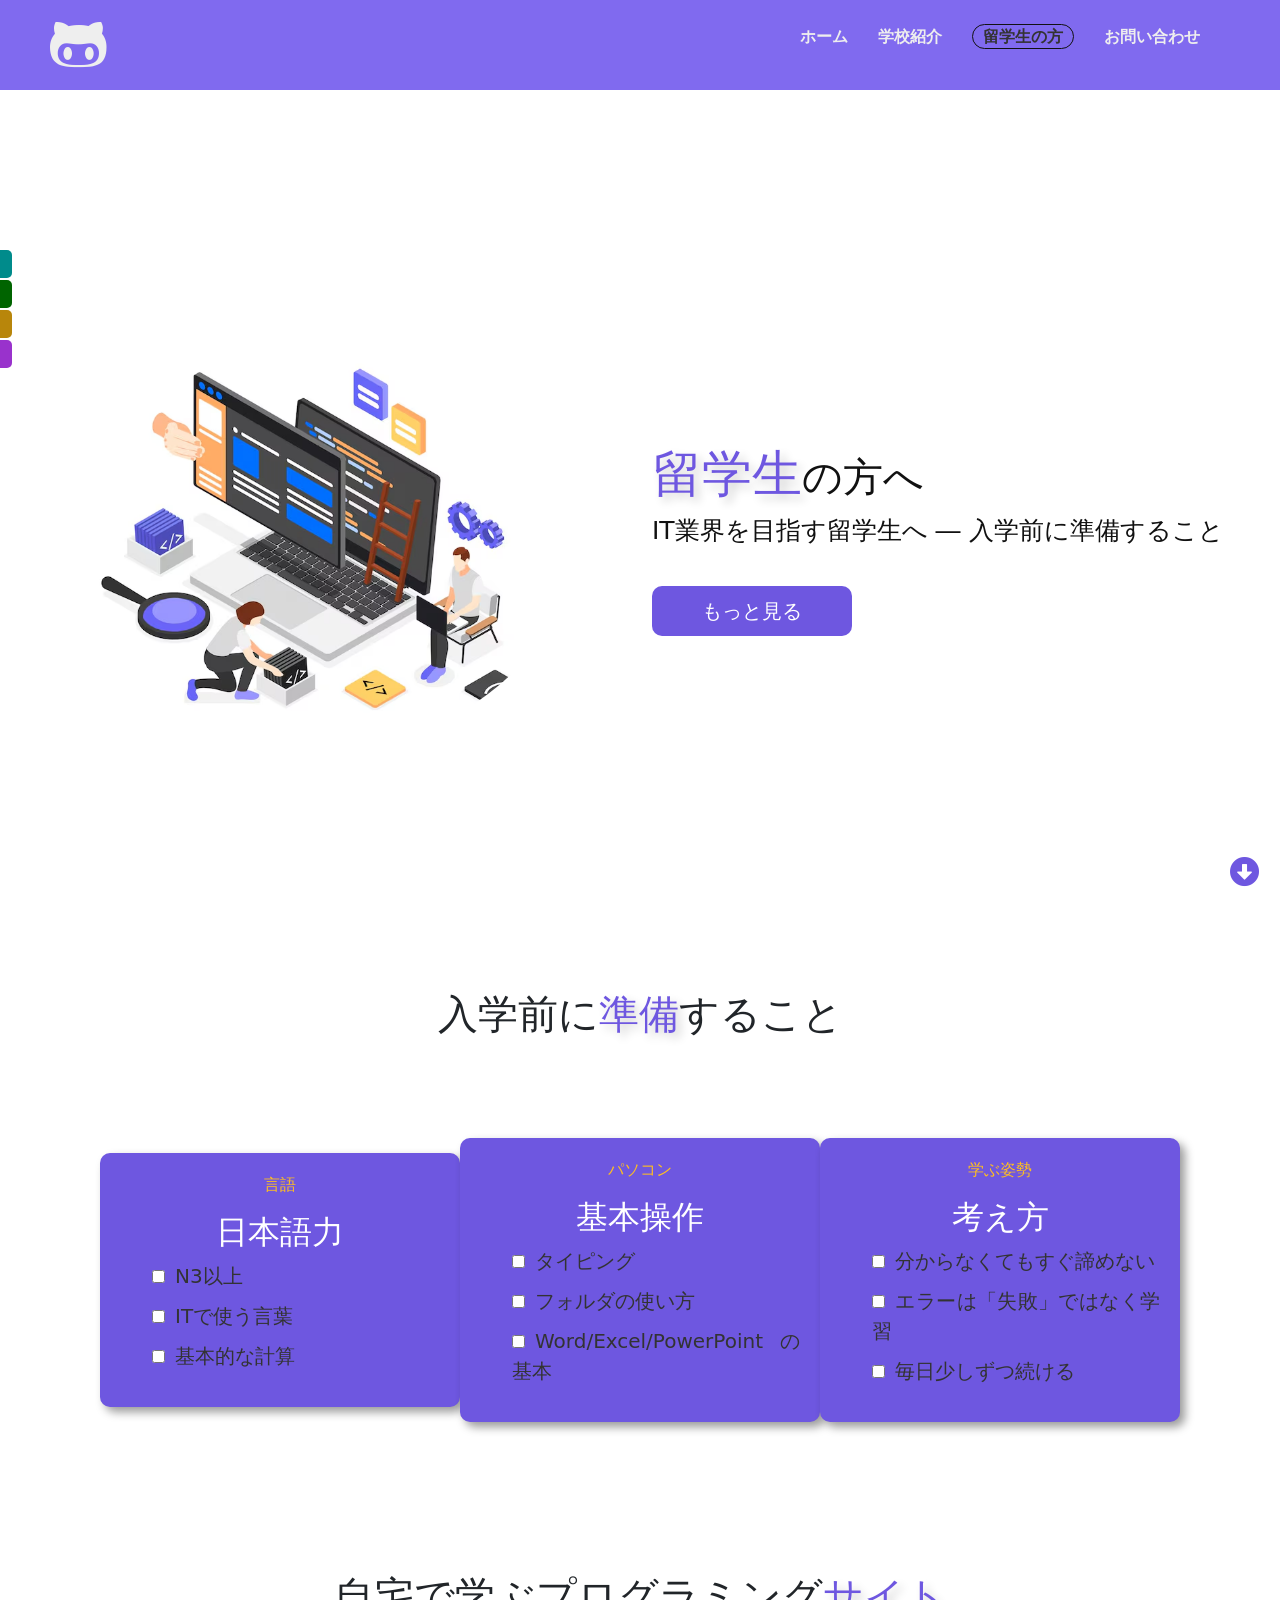
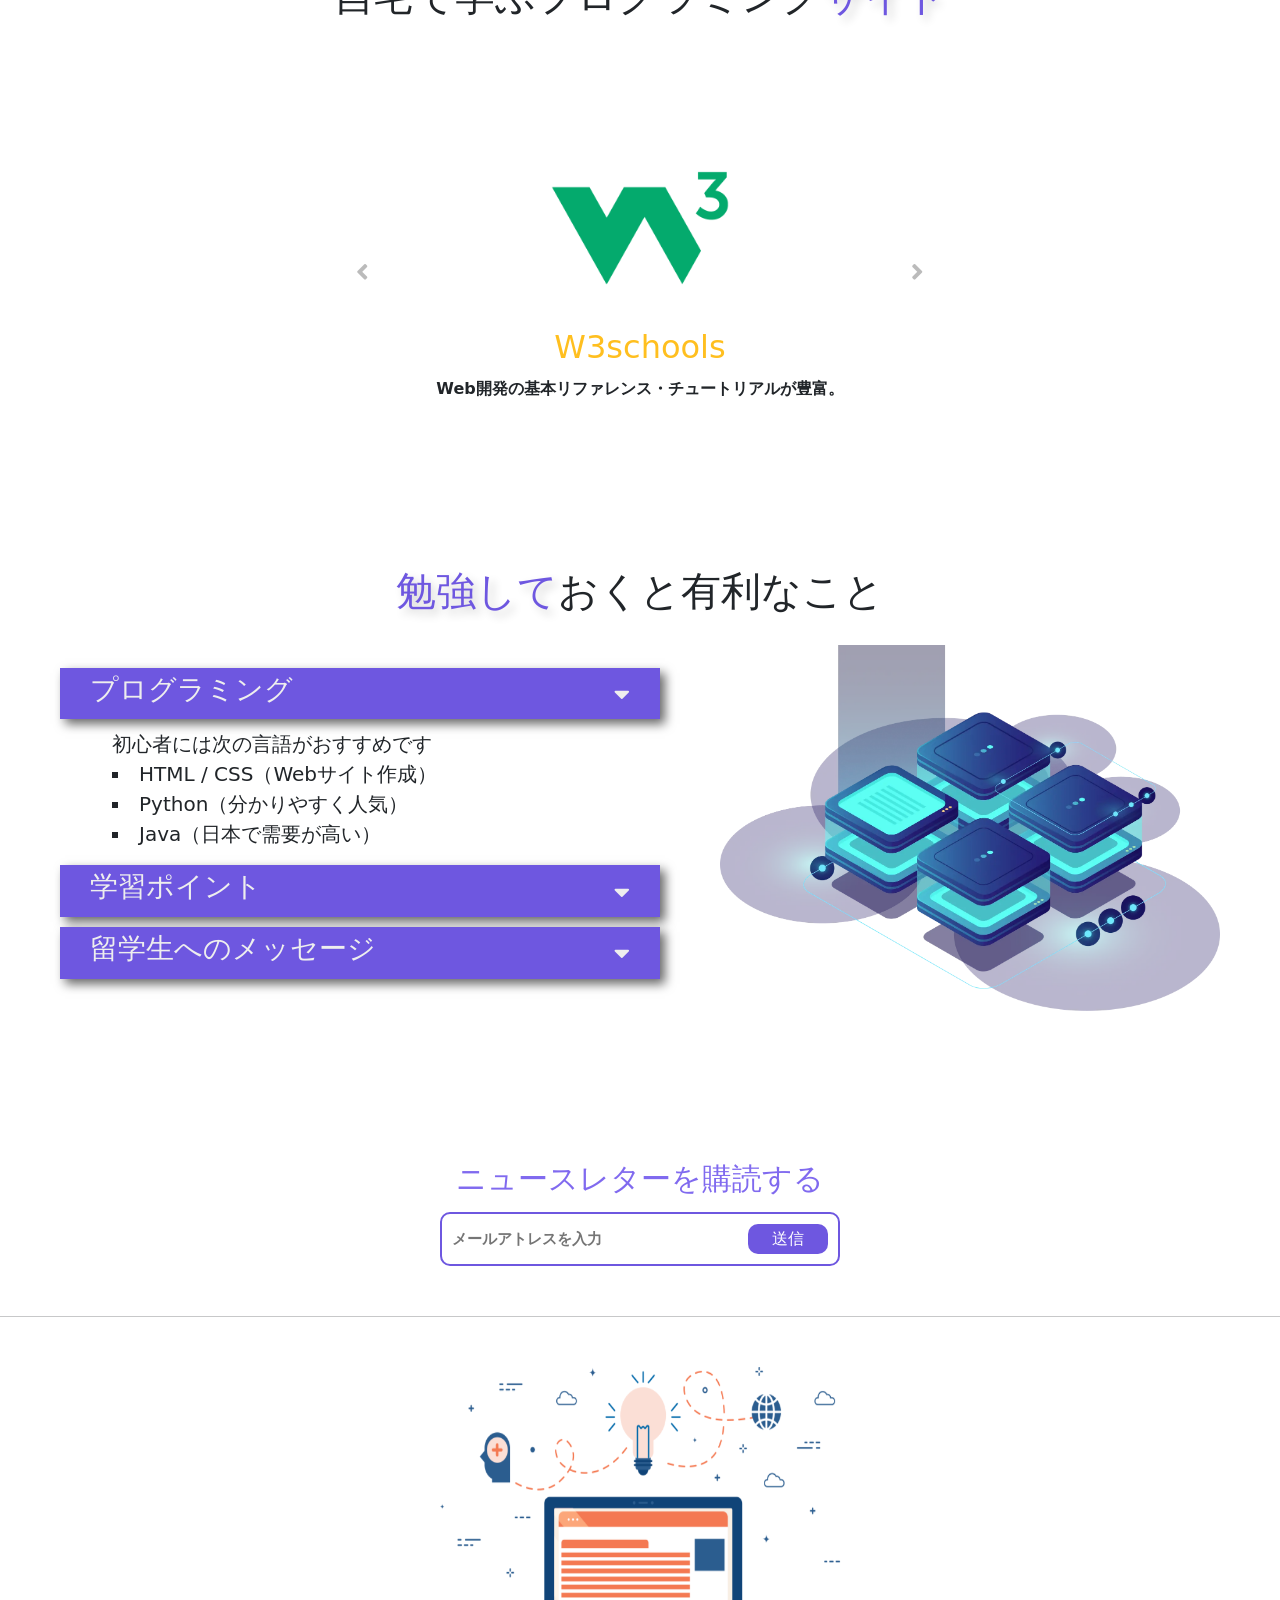
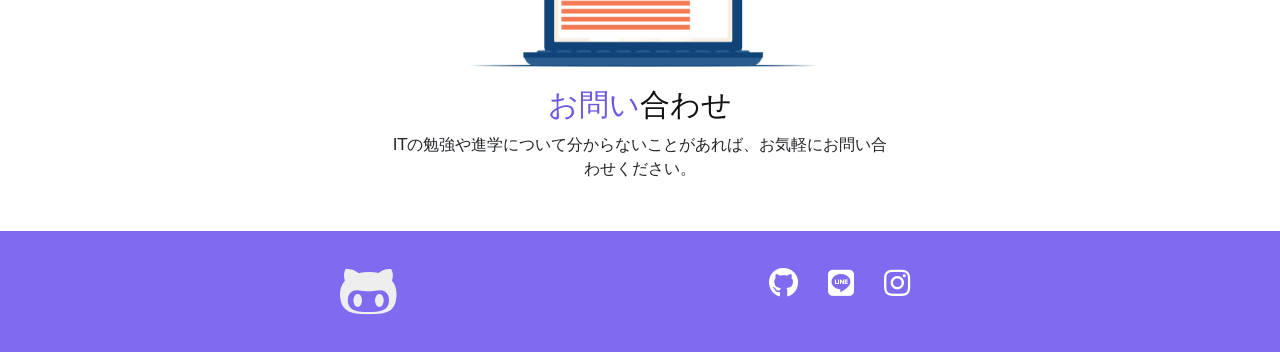
<file: student.html>
<!DOCTYPE html>
<html lang="ja">
<head>
    <meta charset="UTF-8">
    <meta name="viewport" content="width=device-width, initial-scale=1.0">
    <title>Document</title>
    <link rel="stylesheet" href="https://cdnjs.cloudflare.com/ajax/libs/font-awesome/5.15.4/css/all.min.css" integrity="sha512-1ycn6IcaQQ40/MKBW2W4Rhis/DbILU74C1vSrLJxCq57o941Ym01SwNsOMqvEBFlcgUa6xLiPY/NS5R+E6ztJQ==" crossorigin="anonymous" referrerpolicy="no-referrer" />
    <link href="https://cdn.jsdelivr.net/npm/bootstrap@5.3.0/dist/css/bootstrap.min.css" rel="stylesheet" integrity="sha384-9ndCyUaIbzAi2FUVXJi0CjmCapSmO7SnpJef0486qhLnuZ2cdeRhO02iuK6FUUVM" crossorigin="anonymous">
    <link rel="stylesheet" href="css/studentstyle.css" type="text/css">
</head>
<body>
    <div class="topmove">
        <div class="topbtn">
            <a><i id="topbtn" class="fas fa-arrow-alt-circle-down"></i></a>
        </div>
    </div>
    <div class="slidebar">
        <ul class="slide_menu">
            
            <li style="background-color: darkcyan;"><a href="#prepare" >準備</a></li>
            <li style="background-color: darkgreen;"><a href="#study" >サイト</a></li>
            <li style="background-color: darkgoldenrod;"><a href="#advice" >勉強</a></li>
            <li style="background-color: darkorchid;"><a href="#content">お問い合わせ</a></li>
        </ul>
    </div>
    <header id="home">
        <nav class="nav_logo">
              <a href="#" target="_blank" type="logo"><i class="fab fa-github-alt"></i></a>
        </nav>

        <ul class="navbar_menu">
            
                <li><a href="index.html">ホーム</a></li>
                <li><a href="school.html">学校紹介</a></li>
                <li><a href="#" class="active">留学生の方</a></li>
                <li><a href="contact.html" >お問い合わせ</a></li>
            
        </ul>

         <div class="dropdown">
            <a class="btn btn-secondary" href="#" role="button" data-bs-toggle="dropdown" aria-expanded="false">
                <i class="fas fa-bars"></i>
            </a>

            <ul class="dropdown-menu">
                <li><a class="dropdown-item" href="#">ホーム</a></li>
                <li><hr class="dropdown-divider"></li>
                <li><a class="dropdown-item" href="school.html" >学校紹介</a></li>
                <li><hr class="dropdown-divider"></li>
                <li><a class="dropdown-item  text-primary" href="student.html">留学生の方</a></li>
                <li><hr class="dropdown-divider"></li>
                <li><a class="dropdown-item" href="contact.html" >お問い合わせ</a></li>
        </div>
    </header>
    <div class="home">
        <div class="home_img leftremove">
            <img src="img/student.avif" alt="">
        </div>
        <div class="container rightremove">
            <div>
                <h1><span>留学生</span>の方へ</h1>
                <p>IT業界を目指す留学生へ ― 入学前に準備すること</p>
            </div>
            <div>
                <button type="button" id="">
                    <a href="#prepare">もっと見る</a>
                </button>
            </div>
        </div>
        
    </div>
        
<!-- Start Prepare -->
     <div class="prepare" id="prepare">
        <h1>入学前に<span>準備</span>すること</h1>
        <div class="cardcontainer">
            <div class="cardmain">
                <p>言語</p>
                <h2>日本語力</h2>
                <ul>
                    <li><input type="checkbox" name="" id="">N3以上</li>
                    <li><input type="checkbox" name="" id="">ITで使う言葉</li>
                    <li><input type="checkbox" name="" id="">基本的な計算</li>
                </ul>
            </div>
            <div class="cardmain">
                <p>パソコン</p>
                <h2>基本操作</h2>
                <ul>
                    <li><input type="checkbox" name="" id="">タイピング</li>
                    <li><input type="checkbox" name="" id="">フォルダの使い方</li>
                    <li><input type="checkbox" name="" id="">Word/Excel/PowerPoint の基本</li>
                </ul>
            </div>
            <div class="cardmain">
                <p>学ぶ姿勢</p>
                <h2> 考え方</h2>
                <ul>
                    <li><input type="checkbox" name="" id="">分からなくてもすぐ諦めない</li>
                    <li><input type="checkbox" name="" id="">エラーは「失敗」ではなく学習</li>
                    <li><input type="checkbox" name="" id="">毎日少しずつ続ける</li>
                </ul>
            </div>
            
        </div>
    </div>
<!-- End Prepare -->

<!-- Start Study -->
   <div class="study" id="study">
        <h1>自宅で学ぶプログラミング<span>サイト</span></h1>
        <div class="caro">
            <div class="caro-inner">
                <div class="caro-item">
                    <a href="https://www.w3schools.com/" target="_blank"><img src="img/W3Schools.webp" alt=""></a>
                    <h2>w3schools</h2>
                    <p>Web開発の基本リファレンス・チュートリアルが豊富。</p>
                </div>
                <div class="caro-item">
                     <a href="https://paiza.jp/" target="_blank"><img src="img/paiza.jpg" alt=""></a>
                    <h2>Paizaラーニング</h2>
                    <p>ブラウザ上でプログラミングできて環境構築不要。動画＋演習で学べる</p>
                </div>
                <div class="caro-item">
                     <a href="https://developer.mozilla.org/en-US/" target="_blank"><img src="img/mdn-logo.png" alt=""></a>
                    <h2>MDN Web Docs</h2>
                    <p>Mozilla が運営している 公式ドキュメント＆学習サイト です。
                    </p>
                </div>  
            </div>   
            <a href="javascript:void(0);" class="caro-control-prev" id="prev">
                    <i class="fas fa-angle-left"></i>
            </a>

            <a href="javascript:void(0);" class="caro-control-next" id="next">
                    <i class="fas fa-angle-right"></i>
            </a> 
        </div> 
        
        
    </div>
<!-- End Study -->

<!-- Start Advice -->
    <div class="advice" id="advice">
        <h1><span>勉強して</span>おくと有利なこと</h1>
        <div class="advicecontainer">
            <div>
                <div class="box">
                    <div class="boxhead active">
                        <h3>プログラミング</h3>
                        <i class="fas fa-caret-down"></i>
                    </div>
                    <div class="boxmain">
                        <ul>
                            初心者には次の言語がおすすめです
                            <li> HTML / CSS（Webサイト作成）</li>
                            <li>Python（分かりやすく人気）</li>
                            <li>Java（日本で需要が高い）</li>
                        </ul>
                    </div>
                </div>
                <div class="box">
                    <div class="boxhead">
                        <h3>学習ポイント</h3>
                        <i class="fas fa-caret-down"></i>
                    </div>
                    <div class="boxmain">
                        <ul>
                            <li> 基本の文法</li>
                            <li>簡単なプログラムを書く</li>
                            <li>エラーが出たら調べる習慣</li>
                        </ul>
                    </div>
                </div>
                <div class="box">
                    <div class="boxhead">
                        <h3>留学生へのメッセージ</h3>
                        <i class="fas fa-caret-down"></i>
                    </div>
                    <div class="boxmain">
                        <ul>
                            <li>IT業界では、国籍や文化の違いを活かして働くこと</li>
                            <li>大切なのは、やる気・継続力・学ぶ姿勢です。</li>
                            <li>将来、日本でも母国でも役立てることができます。</li>
                        </ul>
                    </div>
                </div>
            </div>

            <div class="boximg">
                <img src="img/Group-237588.webp" alt="">
            </div>
        </div>
    </div>
<!-- End Advice -->
<!-- Start Footer -->
<footer>
        <div class="message">
            <h1>ニュースレターを購読する</h1>
            <div class="mail">
                <input type="email" class="email" id="email" placeholder="メールアトレスを入力">

                <input type="button" class="mail_btn" value="送信">
            </div>
        </div>
        <hr>
        
        <div class="message2">
            <div id="messagecarousels" class="carousel slide" data-bs-ride="carousel">
                <ol class="carousel-indicators">
                    <li class="active" data-bs-target="#messagecarousels" data-bs-slide-to="0"></li>
                    <li data-bs-target="#messagecarousels" data-bs-slide-to="1"></li>
                    <li data-bs-target="#messagecarousels" data-bs-slide-to="2"></li>
                </ol>
                <div class="carousel-inner content_img">
                    <div class="carousel-item active">
                        <img src="img/content.png" alt="">
                    </div>
                    <div class="carousel-item">
                        <img src="img/content1.png" alt="">
                    </div>
                    <div class="carousel-item">
                        <img src="img/content2.png" alt="">
                    </div>
                </div>
            </div>
            <div class="content" id="content">
                <h1><a href="contact.html"><span>お問い</span>合わせ</a></h1>
                <p>ITの勉強や進学について分からないことがあれば、お気軽にお問い合わせください。</p>
                
            </div>
        </div>

        <div class="message3">
            <nav class="nav_logo">
                <a href="Programming Project/index.html" target="_blank" title="logo"><i class="fab fa-github-alt"></i></a>
            </nav>

            <ul class="navbar_menu">
                
                    <li><a href="https://github.com/HeinKhant53" title="github"><i class="fab fa-github" target="_blank"></i></a></li>
                    <li><a href="https://line.me/ti/p/TC7lA1ofuV" title="line"><i class="fab fa-line" target="_blank"></i></a></li>
                    <li><a href="https://www.instagram.com/lucas.mooraa?igsh=MW9lOGV4Y2FmeGt2Mw%3D%3D&utm_source=qr" title="instagram" target="_blank"><i class="fab fa-instagram"></i></a></li>
            </ul>
        </div>
    </footer>
   
<!-- End Footer -->

    <script src="https://cdn.jsdelivr.net/npm/bootstrap@5.3.0/dist/js/bootstrap.bundle.min.js" integrity="sha384-geWF76RCwLtnZ8qwWowPQNguL3RmwHVBC9FhGdlKrxdiJJigb/j/68SIy3Te4Bkz" crossorigin="anonymous"></script>

    <script src="js/student.js"></script>
</body>
</html>
</file>
<file: css/style.css>
*{
    padding: 0;
    margin: 0;
    box-sizing: border-box;
    
}

body{
    max-width: 100%;
    height: 100vh;
    /* background-color: #6e57e0; */
    /* background-repeat: no-repeat;
    background-size: cover; */
}

/* topbtn */
.topmove{
    position: fixed;
    right: 20px;
    bottom: 20px;
}
.topbtn{
    width: 30px;
    height: 30px;

    color: #6e57e0;
    text-align: center;
    font-size: 30px;   
}
/* topbtn */
/* slidebar */
@media only screen and (max-width: 600px) {
    .slidebar{
        display: none;
    }
}
.slidebar{
    position: relative;
} 
.slide_menu{
    width: 130px;
    list-style: none; 
    position: fixed;
    top: 250px;
    left: -150px;
    
}
.slide_menu li {
    width: inherit;
    text-align: center;
    /* background-color: #6e57e0; */
    border-radius: 5px;
    padding: 2px;
    margin-bottom: 2px;

    transform: translateX(0px);
    transition: all 1s;
}
.slide_menu li:hover {
    
    transform: translateX(80%);
}
.slide_menu li a{
    text-decoration: none;
    color: #fff;
}
/* slidebar */

/* navbar */
header{
    display: flex;
    justify-content: space-between;
    align-items: center;
    padding: 15px 50px;

    background-color: #806aef;
}
header .nav_logo a .fa-github-alt{
    color: #eee;
    font-size: 60px;
}
header .nav_logo a .fa-github-alt:hover{
    color: #111;
}


header .navbar_menu{
    display: flex;
    justify-content: center;
    align-items: center;
}

header .navbar_menu li{
    list-style-type: none;
    margin-right: 30px;
}
header .navbar_menu li a{
    color: #eee;
    text-decoration: none;
    font-weight: bold;
}
header .navbar_menu li .active{
    color: #333;
    border: 1px solid #111;
    border-radius: 20px;
    padding: 2px 10px;
}


header .navbar_menu li a:hover{

    font-weight: bold;
    border: 2px solid #fff;
    border-radius: 20px;
    padding: 2px 10px;
}

.home{
    height: 100vh;
    /* margin: 0 auto; */
    display: flex;
    justify-content:center;
    align-items: center;
}
.home .container{
    text-align: center;
    color: #111;
    font-size: 25px;
}
.home .container div h2 span{
    font-size: 50px;
    color: #6e57e0;
}
.home .container div .note{
    color: rgba(247, 214, 30, 0.801);
}
.home .container button{
    background-color:#6e57e0;
    font-size: 20px;
    width: 200px;

    border: none;
    padding: 10px;
    border-radius: 10px;
    margin-top: 20px;

}
.home .container button a{
    color: #fff;
    text-decoration: none;
}

.home .home_img img{
    width: 600px;
}

/* Animation */
.home .leftremove{
    animation-name: myleft;
    animation-duration: 5s;
}
.home .rightremove{
    animation-name: myright;
    animation-duration: 5s;
}
@keyframes myleft {
    from{
        
        opacity: 0;
    }
    to{
    
        opacity: 1;
    }
}

@keyframes myright {
    from{
        transform: translateX(30px);
        opacity: 0;
    }
    to{
        transform: translateX(0px);
        opacity: 1;
    }   
}

/* Animation */

.env{
    text-align: center;
}

.env h1 span{
    font-size: 50px;
    color: #6e57e0;
}
.env .env_note{
    font-size: 25px;
    margin: 30px 0 100px;
}

.env_container{
    
    display: flex;
    justify-content: space-around;
    align-items: center;
    opacity: 0;
}
.env_container .env_info{
    width: 250px;
    border: 1px solid #7860ed;
    border-radius: 10px;
    padding: 10px;
}
.env_info i{
    font-size: 80px;
    color: #6e57e0;    
    margin-bottom: 20px;

    
}   
/* Animation */
.env_container .env_info:hover{
    box-shadow: 5px 5px 10px rgba(0,0,0,0.5);
    transform: translateY(-10px);
}

.env_container .moveleft{
    animation-name: moveForLeft;
    animation-duration: 5s;
}

.env_container .movetop{
    animation-name: moveForTop;
    animation-duration: 5s;
}

.env_container .movedown{
    animation-name: moveForDown;
    animation-duration: 5s;
}

.env_container .moveright{
    animation-name: moveForRight;
    animation-duration: 5s;
}

@keyframes moveForLeft {
    from{
        transform: translateX(-50px);
        opacity: 0;
    }
    to{
        transform: translateX(0px);
        opacity: 1;
    }
}

@keyframes moveForTop {
    from{
        transform: translateY(-50px);
        opacity: 0;
    }
    to{
        transform: translateY(0px);
        opacity: 1;
    }
}

@keyframes moveForDown {
    from{
        transform: translateY(50px);
        opacity: 0;
    }
    to{
        transform: translateY(0px);
        opacity: 1;
    }
}

@keyframes moveForRight {
    from{
        transform: translateX(50px);
        opacity: 0;
    }
    to{
        transform: translateY(0px);
        opacity: 1;
    }
}
/* Animation */


.intro{
    margin-top: 150px;
}
.intro h1{
    font-size: 50px;
    text-align: center;
    margin: 50px 0;
}

.intro  h1 span{
    color: #6e57e0;
}


.intro .subcontainer{
    display: flex;
    justify-content: space-around;
    align-items: center;
}



.deptboxes{
    width: 400px;
    height: 300px;
    box-shadow: 0 10px 10px rgba(0,0,0,0.5);
    border-radius: 20px;
    
    position: relative;

    overflow: hidden;
}

.deptboxes img{
    width: 100%;
    transition: all .5s;
}

.deptboxes .contents{
    width: 80%;
    height: 100%;
    text-align: center;
    background: #fff;

    position: absolute;
    bottom: -85%;
    left: 10%;
}

.deptboxes h3{
    color: #7860ed;
    font-size: 25px;
    font-weight: bold;
    letter-spacing: 2px;

    padding-top: 6px;
}
.deptboxes p{
    width: 80%;
    font-size: 18px;
    margin: 10px auto;
}

.deptboxes:hover .contents{
    width: 100%;
    height: 70%;

    left: 0;
    bottom: 0;
    transition: all 2s;

}
.deptboxes:hover a{
    opacity: 1;
    transition-delay: .5s;
}
.deptboxes:hover img{
    transform: scale(0);
}

/* Start Future */
.future{
    margin-top: 150px;
}
.future h1{
    font-size: 50px;
    text-align: center;
}
.future h1 span{
    color: #6e57e0;
}
.future .container{
    display: flex;
    justify-content: space-around;
    align-items: center;
}


.future .container img {
    width: 500px;
    /* border: 1px solid #6e57e0; */
    box-shadow: 16px 10px 15px -5px #777777;
    border-radius: 25%;
}
/* text effect */
p.textp{
    font-size: 18px;
    display: inline;
    letter-spacing: 2px;
    
    animation-name: texteffect;
    /* animation-duration:  0.08s; */
    animation-fill-mode: both;
}
@keyframes texteffect {
    0%{
        opacity: 0;
    }
    50%{
        opacity: 0.5s;
    }

    100%{
        opacity: 1;
    
    }
}
/* text effect */
/* End future */
footer{
    margin-top: 150px;
}
footer .message{
    text-align: center;
    margin-bottom: 50px;
}

footer .message h1{
    font-size: 30px;
    color: #806aef;
    margin-bottom: 15px;
}

footer .message .mail{
    width: 400px;

    border: 2px solid #6e57e0;
    border-radius: 10px;
    margin: 0 auto;
    padding: 10px;

    display: flex;
    justify-content: space-between;
    align-items: center;
}

footer .message .mail .email{
    border: none;
    font-weight: bold;
    font-size: 15px;
}

footer .message .mail .email:hover{
    cursor: pointer;
}

footer .message .mail .mail_btn{
    width: 80px;
    background-color: #6e57e0;
    color: #fff;

    border: none;
    border-radius: 10px;
    padding: 3px 5px; 
    
}
footer .message .mail .mail_btn:hover{
    cursor: pointer;
}

footer .message2 {
    width: 500px;
    
    margin: 50px auto;
    text-align: center;
}
footer .message2 ol{
    list-style: none;
}
.carousel-item img{
    width: 400px;
    height: 300px;
}
footer .message2 .content{
  
    margin-top: 20px;
}
footer .message2 .content h1{
    font-size: 30px;
    margin-bottom: 10px;
}
footer .message2 .content a{
    text-decoration: none;
    color: #111;
}
footer .message2 .content h1 span{
    color: #6e57e0; 
}


footer .message2 .content  ul{
    list-style-type: none;
    margin-top: 10px;
    letter-spacing: 5px;

    
}
footer .message2 .content  ul li i{
    color: #6e57e0;
}

.message3{
    display: flex;
    justify-content: space-evenly;
    align-items: center;
    padding: 30px 0px;

    background-color: #806aef;
}

.message3 .nav_logo a .fa-github-alt{
    color: #eee;
    font-size: 60px;
}
.message3 .nav_logo a .fa-github-alt:hover{
    color: #111;

}

.message3 .navbar_menu{
    display: flex;
    justify-content: center;
    align-items: center;
}

.message3 .navbar_menu li{
    list-style-type: none;
    margin-right: 30px;
}
.message3 .navbar_menu li a{
    font-size: 30px;
    color: #fff;
    text-decoration: none;
    font-weight: bold;
}

.message3 .navbar_menu li a:hover{
    color: #333;
}

.dropdown{
    display: none;
}

@media only screen and (max-width: 1200px) {

    .dropdown{
        display: block;
    }
     .navbar_menu{
        opacity: 0;
    }    
   body{
     margin: 0 auto;
   }
   header .navbar_menu{
        font-size: 15px;
    }   
   



header .navbar_menu li a:hover{
    font-weight: 0;
    border: 0;
    border: 1px solid #111;
    padding: 2px;
    border-radius: 2px;
}
    .home{
        height: 800px;
        display: flex;
        flex-direction: column-reverse;
    }
    .home .container{
        font-size: 20px;
    }
    .home .home_img img{
        width: 300px;
    }

    .env{
        padding: 10px;
    }
    .env_container{
        flex-wrap: wrap;
    }
    .env_container .env_info{
        width: 200px;
        margin:10px auto;
    }
    .intro .subcontainer{
       display: flex;
       flex-wrap: wrap;
    }
    .deptboxes{
        margin-bottom: 20px;
    }
    
    .future{
        padding: 0 20px;
    }
    .future h1{
        font-size: 25px;
        margin-bottom: 20px;
    }
    .future .container{
        display: flex;
        flex-wrap: wrap;
    }
    p.textp{
        display: inline-block;
        font-size: 18px;
    }

    .future .container .futureimg{
        width: 300px;
    }

    
    .carousel-item img{
        width: 300px;
        height: 200px;
    }
    .message2 .content p{
        font-size: 12px;
    }

}

@media only screen and (max-width: 600px) {
    header .navbar_menu{
        font-size: 8px;
    } 
}

/* Responsive phone and tablet layout */
html{
    overflow-x: hidden;
}

body{
    min-height: 100vh;
    height: auto;
    overflow-x: hidden;
}

img{
    max-width: 100%;
    height: auto;
}

@media only screen and (max-width: 1200px) {
    header{
        padding: 12px 24px;
    }

    header .navbar_menu{
        display: none;
    }

    .message3 .navbar_menu{
        display: flex;
        opacity: 1;
        padding-left: 0;
    }

    .home{
        min-height: calc(100vh - 90px);
        height: auto;
        padding: 40px 20px;
        gap: 25px;
    }

    .env .env_note,
    .future .container p{
        font-size: 18px;
    }

    .intro,
    .future,
    footer{
        margin-top: 80px;
    }

    .deptboxes{
        width: min(400px, 92vw);
    }

    footer .message2,
    footer .message .mail{
        width: min(500px, 92vw);
    }
}

@media only screen and (max-width: 600px) {
    header{
        padding: 10px 16px;
    }

    header .nav_logo a .fa-github-alt,
    .message3 .nav_logo a .fa-github-alt{
        font-size: 42px;
    }

    .home .container div h2{
        font-size: 28px;
    }

    .home .container div h2 span,
    .env h1 span{
        font-size: 36px;
    }

    .env h1,
    .intro h1,
    .future h1{
        font-size: 30px;
        padding: 0 12px;
    }

    .env_container{
        flex-direction: column;
    }

    .deptboxes{
        height: 260px;
    }

    .deptboxes .contents{
        height: 72%;
        bottom: -58%;
    }

    .deptboxes p{
        font-size: 15px;
    }

    .future .container{
        padding: 0;
        gap: 24px;
    }

    p.textp{
        font-size: 16px;
    }

    footer .message .mail{
        flex-direction: column;
        gap: 10px;
    }

    footer .message .mail .email,
    footer .message .mail .mail_btn{
        width: 100%;
        text-align: center;
    }

    footer .message2{
        margin: 30px auto;
    }

    .carousel-item img{
        width: 100%;
        height: auto;
    }

    .message3{
        flex-direction: column;
        gap: 20px;
    }

    .message3 .navbar_menu{
        display: flex;
        opacity: 1;
        padding-left: 0;
    }
}
</file>
<file: Programming Project/style.css>
@charset "utf-8";
*{
    padding: 0;
    margin: 0;
}
body{
  margin: 50px 25px;
  background: linear-gradient(135deg, #0a0f1f, #1b2b57, #243c7c);

}
.main{
    color: #cccccc;
}
h1{
    color: #ffffff;
    background: linear-gradient(to right, #5a3abf, #9d6dff);
    box-shadow: 0 0 40px rgba(150, 100, 255, 0.7);
    width: 300px;
    border-bottom-right-radius: 25px;
    border-top-right-radius: 25px;
    text-align: center;
    margin-bottom: 30px;
}
.container{
    display: flex;
    justify-content: space-evenly;
}


.paragraph{
    width: 500px;
}
.paragraph p{
    color: #dacc2b;
    font-weight: 500;
    letter-spacing: 1px;
    word-spacing: 2px;
}

.contact{
    color: #ffffff;
    font-weight: bold;
    font-style: italic;
}
.contact h3{
    font-size: 25px;
    margin: 20px auto; 
}

.contact-icon .icon,.technical_icon div{
    display: flex;
    justify-content: space-evenly;
    margin: 10px 0; 
    
}
.contact-icon .icon a,.technical_icon a{
    text-decoration: none;
    color: #d4d3d3;
}

.contact-icon .icon a i,.technical_icon a i{
    background-color: #cccccc;
    color: #111111;

    width: 20px;
    height: auto;
    text-align: center;
    padding: 5px;
    border-radius: 50%;
    margin-right: 5px;
}
.contact-icon .icon a span{
    font-size: small;
}
.photo img{
    width: 300px;
    border-radius: 30%;
}

.skill{
    display: flex;
    justify-content: space-around;

    color: #ffffff;
    background: linear-gradient(to right, #5a3abf, #9d6dff);
    box-shadow: 0 0 40px rgba(150, 100, 255, 0.7);
    width: 85%;
    border-bottom-right-radius: 85px;
    border-top-right-radius: 85px;

    margin-top: 30px;
}

.skill h3{
    font-style: italic;
    letter-spacing: 1px;
    font-size: 25px;
    
}
.education{
    margin: 30px 0;
}
.education h3{
    display: inline;
    margin-right: 20px;
}
.education p{
    margin-top: 10px;
}
.education .year{
    border-radius: 20px;
    border: 1px solid #ffffff;
    font-size: 10px;
    padding: 5px 10px;
}
.education p,.interest p,.softskill div p{
    font-size: 15px;

}
.technical_icon{
    text-align: center;
}
.technical_icon a{
    color: #111111;
}
.technical_icon a i{
     background-color: #ffffff;
}
.inter h3,.soft h3{
    margin-bottom: 15px;
}
.interest,.softskill{
    display: grid;
}

.mutliskill{
    margin: 50px auto;
}


.interest a{
    text-decoration: none;
    color: #ffffff;
}
.interest a p{
    display: inline;
    margin-right:  10px;
}
.interest a i{
    /* display: inline-block; */
    text-align: center;
    margin-top: 10px;
}

/* Responsive phone and tablet layout */
*{
    box-sizing: border-box;
}

img{
    max-width: 100%;
    height: auto;
}

@media only screen and (max-width: 900px) {
    body{
        margin: 30px 18px;
    }

    h1{
        width: min(300px, 100%);
    }

    .container{
        flex-direction: column-reverse;
        align-items: center;
        gap: 25px;
    }

    .paragraph{
        width: 100%;
    }

    .photo img{
        width: min(300px, 80vw);
    }

    .skill{
        width: 100%;
        flex-direction: column;
        padding: 10px 20px;
        border-radius: 24px;
    }
}

@media only screen and (max-width: 600px) {
    body{
        margin: 20px 12px;
    }

    .contact-icon .icon,
    .technical_icon div{
        flex-direction: column;
        gap: 10px;
    }

    .mutliskill{
        margin: 30px auto;
    }

    .skill h3{
        font-size: 22px;
    }
}
</file>
<file: Web Project/style.css>
@charset "utf-8";
*{
    margin: 0;
    padding: 0;

}

img{
    max-width: 900px;
    height: auto;
    box-shadow: 0 4px 8px 0 rgba(0, 0, 0, 0.2), 0 6px 20px 0 rgba(0, 0, 0, 0.19);

    border-radius: 10px;

}

header{
    display: flex;
    justify-content: space-between;
    align-items: center;
    /* border-bottom: 1px solid #111111; */
    overflow: hidden;
}
/* logo */
.logo{
    display: flex;
    justify-content:center;
    align-items: center;

    margin-left: 10px;
    margin-top: 10px;
}
.logo .logoimg,.logoimg{
    width: 80px;
    height: auto;
    border-radius: 50%;
    box-shadow: none;
}
.logo h2{
    margin-left: 10px;
}
.logo h2 a{
    text-decoration: none;
    color: #000000;
}
/* nav */
nav ul{
    display: flex;
    justify-content: right;
}
nav ul li{
    list-style: none;
    width: 100px;
    
}
nav ul li a{
    color: #000000;
    text-decoration: none;
    padding: 8px 10px;
}
nav ul li a.active{
    background-color: #04aa6d;
    color: #ffffff;
    border-radius: 10px;
}
nav ul li a:hover:not(.active){
    background-color: #eeee;
    border-radius: 10px;
}

/* body */
body{
    background-image: linear-gradient(to left, #b9e8f7 , #fffffffb);
}
.fbody{

    /* margin:  auto; */
    display: flex;
    flex-direction: column;
    align-items: center;
    
}
.fbody h1{
    font-weight: bold;
    letter-spacing: 20px;
    margin: 30px 0;
    color: #ff4500;
    text-shadow:1px 2px 3px grey;
}
.flist{
    
    margin-top: 30px;
}

.flist p{
    width: 700px;
    margin-bottom:10px;
    font-size: 30px;
    color: #e7d108;
    text-shadow:1px 1px 1px grey;
    font-weight: bolder;
    border-bottom: 2px solid #e7d108;
    padding-bottom: 10px;
}
.flist ul{
    margin-top: 20px;
    list-style-type: square;
}
.flist ul li a{
    letter-spacing: 2px;
    color: #000000;
    text-decoration: none;
}
.flist ul li a:hover{
    color: #ff4500;
}

.flist ul li a:visited{
    color: #00ddff;
}

.fbody2{
   width: 85%; 
    margin: 0px auto;
}
.fbody2 p{
    text-align: center;
    font-size: 20px;
    letter-spacing: 2px;
}

.food{
    display: flex;
    flex-direction: column;
    align-items: center;
}

.food div {
    width: 800px;
    margin-top: 30px;
}

.food div h2{
    font-size: 30px;
    color: #e7d108;
    text-shadow:1px 1px 1px grey;
    text-transform: uppercase;
    letter-spacing: 4px;
}

.food div p{
    margin-top: 20px;
    margin-left: 10px;
    text-align: justify;
    
}

.import{
    margin-left: 30px;
}
.import h3{
    color: rgba(210, 29, 29, 0.92);
    text-shadow:1px 1px 1px grey;
    font-size: 25px;
}
.import ul{
    /* display: inline-block; */
    border: 1px solid rgba(230, 18, 18, 0.84);
    padding: 5px 10px ;
    list-style-type: circle;
    list-style-position: inside;
    color: #0655a4;
}
hr{
    width: 85%;
    margin: 40px auto;
}

/* footer */
.femoji{
    display: flex;
    justify-content: center;
}
.femoji .material-symbols-outlined{
    margin: auto 80px;
    font-size: 30px;
    text-shadow:1px 2px 3px grey;
    
}

.femoji a{
    color: #000000;
}
.femoji a:hover{
    color: #ff4500  ;
}


.ftext{
    width: 80%;
    font-weight: bold;
    letter-spacing: 8px;
    text-align: center;
    margin: 30px auto;
}

.logoimg{
    display: block;
    margin: auto;
    
}

/* Responsive phone and tablet layout */
*{
    box-sizing: border-box;
}

@media only screen and (max-width: 900px) {
    img{
        max-width: 92vw;
    }

    header{
        flex-direction: column;
        gap: 15px;
        padding: 10px;
    }

    nav ul{
        justify-content: center;
        flex-wrap: wrap;
        gap: 8px;
    }

    nav ul li{
        width: auto;
    }

    .fbody h1{
        font-size: 28px;
        letter-spacing: 6px;
        text-align: center;
        padding: 0 12px;
    }

    .flist{
        width: 92vw;
    }

    .flist p,
    .food div{
        width: 100%;
    }

    .food div{
        padding: 0 14px;
    }

    .femoji{
        flex-wrap: wrap;
        gap: 18px;
    }

    .femoji .material-symbols-outlined{
        margin: 0 20px;
    }

    .ftext{
        width: 92%;
        letter-spacing: 3px;
    }
}

@media only screen and (max-width: 600px) {
    .logo{
        flex-direction: column;
        margin-left: 0;
    }

    .logo h2{
        margin-left: 0;
        text-align: center;
    }

    nav ul{
        padding-left: 0;
    }

    nav ul li a{
        display: block;
        padding: 8px;
    }

    .fbody h1{
        font-size: 24px;
        letter-spacing: 2px;
    }

    .flist p{
        font-size: 24px;
    }

    .flist ul{
        padding-left: 18px;
    }

    .flist ul li a,
    .food div h2,
    .fbody2 p{
        letter-spacing: 1px;
    }

    .food div h2{
        font-size: 24px;
    }

    .import{
        margin-left: 0;
    }
}
</file>
<file: css/contact.css>
*{
    padding: 0;
    margin: 0;
    box-sizing: border-box;
    
}

body{
    max-width: 100%;
    height: 100vh;
    /* background-color: #6e57e0; */
    /* background-repeat: no-repeat;
    background-size: cover; */
}

/* topbtn */
.topmove{
    position: fixed;
    right: 20px;
    bottom: 20px;
}
.topbtn{
    width: 30px;
    height: 30px;

    color: #6e57e0;
    text-align: center;
    font-size: 30px;   
}
/* topbtn */



/* navbar */
header{
    display: flex;
    justify-content: space-between;
    align-items: center;
    padding: 15px 50px;

    background-color: #806aef;
}
header .nav_logo a .fa-github-alt{
    color: #eee;
    font-size: 60px;
}
header .nav_logo a .fa-github-alt:hover{
    color: #111;
}


header .navbar_menu{
    display: flex;
    justify-content: center;
    align-items: center;
}

header .navbar_menu li{
    list-style-type: none;
    margin-right: 30px;
}
header .navbar_menu li a{
    color: #eee;
    text-decoration: none;
    font-weight: bold;
}
header .navbar_menu li .active{
    color: #333;
    border: 1px solid #111;
    border-radius: 20px;
    padding: 2px 10px;
}


header .navbar_menu li a:hover{

    font-weight: bold;
    border: 2px solid #fff;
    border-radius: 20px;
    padding: 2px 10px;
}

.home{
    height: 100vh;
    /* margin: 0 auto; */
    display: flex;
    justify-content:center;
    align-items: center;
}
.home .container{
    text-align: center;
    color: #111;
    font-size: 25px;
}
.home .container div h2 span{
    font-size: 50px;
    color: #6e57e0;
}
.home .container div .note{
    color: rgba(247, 214, 30, 0.801);
}
.home .container button{
    background-color:#6e57e0;
    font-size: 20px;
    width: 200px;

    border: none;
    padding: 10px;
    border-radius: 10px;
    margin-top: 20px;

}
.home .container button a{
    color: #fff;
    text-decoration: none;
}

.home .home_img img{
    width: 600px;
}

/* Animation */
.home .leftremove{
    animation-name: myleft;
    animation-duration: 5s;
}
.home .rightremove{
    animation-name: myright;
    animation-duration: 5s;
}
@keyframes myleft {
    from{
        
        opacity: 0;
    }
    to{
    
        opacity: 1;
    }
}

@keyframes myright {
    from{
        transform: translateX(30px);
        opacity: 0;
    }
    to{
        transform: translateX(0px);
        opacity: 1;
    }   
}


/* Start Content */
.contact-flow-group{
    list-style-type: none;
    display: flex;
    justify-content: space-evenly;
    align-items: center;
}
.contact-flow-item{
    display: flex;
    flex-direction: column;
    justify-content: center;
    align-items: center;
}
.contact-flow-number{
    width: 40px;
    height: auto;
    font-size: 20px;
    text-align: center;
    /* border: 1px solid #1754A5; */
    background-color: #c7c6c6;
    color: #111;
    padding: 5px;
    border-radius: 50%;
}
.contact-flow-text{
    color: #5f5f5f;   
}
.active{
    background-color: #6e57e0; 
    color: #fff;
}
.active-text{
    color: steelblue;
}

.p-newStyle{
    width: 100%;
    height: 10px;
    padding: 5px;
}
.infor{
    border: 1px solid #c7c6c6;
    border-right: none;
}

.infor-one,.infor-two,.infor-three,.infor-four{
    display: grid;
    grid-template-columns: 250px auto;
    border-bottom: 1px solid #c7c6c6;
}

.infor-text {
    display: flex;
    align-items: center;      
    justify-content: center;  
    color: #c7c6c6;
    font-weight: bold;    
    background-color: #6e57e0;
    padding-top: 15px;
}

.infor-list{
    list-style-type: none;
    margin-top: 10px;   
}
.infor-list-item input{
    margin-right: 5px;
}

.infor-two .infor-text{
    flex-direction: column;
    padding-top: 20px;
}
.infor-two .infor-text-list{
    list-style-type: none;
}

.infor-two textarea{
    margin: 5px;
    padding: 10px;
}
.infor-three .infor-name{
    margin: 10px;
    
}
.infor-three .infor-name input{
    width: 400px;
    padding: 5px;
}
.infor-send{
    text-align: center;
    margin-top: 20px;
}
.infor-send p{
    font-size: 20px;
    margin-bottom: 30px;
}
.infor-send button{
    border: none;
    border: 1px solid #6e57e0;

    background-color: #6e57e0;
    color: #fff;
    width: 300px;
    padding: 10px;
    cursor: pointer; 
    transition: 1s;
}
.infor-send button:hover{
    background-color: #fff;
    font-weight: bold;
    color: #6e57e0;
}
/* End Content */


/* Start footer */
.message3{
    display: flex;
    justify-content: space-evenly;
    align-items: center;
    padding: 30px 0px;
    margin-top: 30px;

    background-color: #806aef;
}

.message3 .nav_logo a .fa-github-alt{
    color: #eee;
    font-size: 60px;
}
.message3 .nav_logo a .fa-github-alt:hover{
    color: #111;

}

.message3 .navbar_menu{
    display: flex;
    justify-content: center;
    align-items: center;
}

.message3 .navbar_menu li{
    list-style-type: none;
    margin-right: 30px;
}
.message3 .navbar_menu li a{
    font-size: 30px;
    color: #fff;
    text-decoration: none;
    font-weight: bold;
}

.message3 .navbar_menu li a:hover{
    color: #333;
}
/* End footer */

.dropdown{
    display: none;
}

@media only screen and (max-width: 1200px) {

    .dropdown{
        display: block;
    }
     .navbar_menu{
        opacity: 0;
    }    
   body{
     margin: 0 auto;
   }
   header .navbar_menu{
        font-size: 15px;
    }   
   



header .navbar_menu li a:hover{
    font-weight: 0;
    border: 0;
    border: 1px solid #111;
    padding: 2px;
    border-radius: 2px;
}
    .home{
        height: 800px;
        display: flex;
        flex-direction: column-reverse;
    }
    .home .container{
        font-size: 20px;
    }
    .home .home_img img{
        width: 300px;
    }

    .env{
        padding: 10px;
    }
    .env_container{
        flex-wrap: wrap;
    }
    .env_container .env_info{
        width: 200px;
        margin:10px auto;
    }
    .intro .subcontainer{
       display: flex;
       flex-wrap: wrap;
    }
    .deptboxes{
        margin-bottom: 20px;
    }
    
    .future{
        padding: 0 20px;
    }
    .future h1{
        font-size: 25px;
        margin-bottom: 20px;
    }
    .future .container{
        display: flex;
        flex-wrap: wrap;
    }
    p.textp{
        display: inline-block;
        font-size: 18px;
    }

    .future .container .futureimg{
        width: 300px;
    }

    
    .carousel-item img{
        width: 300px;
        height: 200px;
    }
    .message2 .content p{
        font-size: 12px;
    }

}

@media only screen and (max-width: 600px) {
    header .navbar_menu{
        font-size: 8px;
    } 
}

/* Responsive phone and tablet layout */
html{
    overflow-x: hidden;
}

body{
    min-height: 100vh;
    height: auto;
    overflow-x: hidden;
}

input,
textarea,
button{
    max-width: 100%;
}

@media only screen and (max-width: 1200px) {
    header{
        padding: 12px 24px;
    }

    header .navbar_menu{
        display: none;
    }

    .message3 .navbar_menu{
        display: flex;
        opacity: 1;
        padding-left: 0;
    }

    #messageContainer{
        max-width: 94vw;
        padding: 30px 12px;
    }

    .infor-one,
    .infor-two,
    .infor-three,
    .infor-four{
        grid-template-columns: 180px minmax(0, 1fr);
    }

    .infor-three .infor-name input{
        width: 100%;
    }

    .infor-two textarea{
        min-height: 180px;
    }
}

@media only screen and (max-width: 600px) {
    header{
        padding: 10px 16px;
    }

    header .nav_logo a .fa-github-alt,
    .message3 .nav_logo a .fa-github-alt{
        font-size: 42px;
    }

    .contact-flow-group{
        padding-left: 0;
        gap: 12px;
    }

    .infor-one,
    .infor-two,
    .infor-three,
    .infor-four{
        display: block;
    }

    .infor-text{
        justify-content: flex-start;
        padding: 12px;
    }

    .infor-list{
        padding: 12px;
    }

    .infor-list-item{
        margin-bottom: 8px;
    }

    .infor-two textarea{
        width: calc(100% - 10px);
    }

    .infor-send p{
        font-size: 16px;
    }

    .infor-send button{
        width: 100%;
        margin-bottom: 10px;
    }

    .message3{
        flex-direction: column;
        gap: 20px;
    }

    .message3 .navbar_menu{
        display: flex;
        opacity: 1;
        padding-left: 0;
    }
}
</file>
<file: css/school.css>
*{
    padding: 0;
    margin: 0;
    box-sizing: border-box;
}

body{
    max-width: 100%;
    height: 100vh;
}

/* topbtn */
.topmove{
    position: fixed;
    right: 20px;
    bottom: 20px;
}
.topbtn{
    width: 30px;
    height: 30px;

    color: #6e57e0;
    text-align: center;
    font-size: 30px;   
}
/* topbtn */
/* slidebar */
@media only screen and (max-width: 600px) {
    .slidebar{
        display: none;
    }
}
.slidebar{
    position: relative;
} 
.slide_menu{
    width: 130px;
    list-style: none; 
    position: fixed;
    top: 250px;
    left: -150px;
    
}
.slide_menu li {
    width: inherit;
    text-align: center;
    background-color: #6e57e0;
    border-radius: 5px;
    padding: 2px;
    margin-bottom: 2px;

    transform: translateX(0px);
    transition: all 1s;
}
.slide_menu li:hover {
    
    transform: translateX(80%);
}
.slide_menu li a{
    text-decoration: none;
    color: #fff;
}
/* slidebar */

/* navbar */
header{
    display: flex;
    justify-content: space-between;
    align-items: center;
    padding: 15px 50px;

    background-color: #806aef;
}
header .nav_logo a .fa-github-alt{
    color: #eee;
    font-size: 60px;
}
header .nav_logo a .fa-github-alt:hover{
    color: #111;
}


header .navbar_menu{
    display: flex;
    justify-content: center;
    align-items: center;
}

header .navbar_menu li{
    list-style-type: none;
    margin-right: 30px;
}
header .navbar_menu li a{
    color: #eee;
    text-decoration: none;
    font-weight: bold;
}
header .navbar_menu li .active{
    color: #333;
    border: 1px solid #111;
    border-radius: 20px;
    padding: 2px 10px;
}


header .navbar_menu li a:hover{

    font-weight: bold;
    border: 2px solid #fff;
    border-radius: 20px;
    padding: 2px 10px;
}
/* start home */
.home{
    width: 100%;
    height: 100vh;
    display: flex; 
    justify-content: space-evenly;
    align-items: center;
}
.home .containers{
    color: #111;
    font-size: 25px;
}
.home .containers div{
    text-align: end;
}
.home .containers div h1 img{
    width: 100px;
    border: none;
    border-radius: 50%;
    box-shadow: 0px 5px  5px rgba(0,0,0,0.2);
}
.home .containers div.note{
    font-size: 20px;
    color: rgba(247, 214, 30, 0.801);
}
.home .containers button{
    background-color:#6e57e0;
    font-size: 20px;
    width: 200px;

    border: none;
    padding: 10px;
    border-radius: 10px;
    margin-top: 20px;

}
.home .containers button a{
    color: #fff;
    text-decoration: none;
}

.home .homearrow i{
    
    font-size: 30px;
    color: #111;
}
.home .home_img img{
    width: 400px;
    height: 300px;
    border-radius: 20%;
    box-shadow: 0 10px 10px rgba(0,0,0,0.5);
    
}


/* Animation */
.home .leftremove{
    animation-name: myleft;
    animation-duration: 5s;
}
.home .rightremove{
    animation-name: myright;
    animation-duration: 5s;
}


@keyframes myleft {
    from{
        
        opacity: 0;
    }
    to{
    
        opacity: 1;
    }
}

@keyframes myright {
    from{
        transform: translateX(30px);
        opacity: 0;
    }
    to{
        transform: translateX(0px);
        opacity: 1;
    }   
}

/* Animation */
/* end home */

.intro{
    margin-top: 150px;
}
.intro h1{
    font-size: 50px;
    text-align: center;
    margin: 50px 0;
}

.intro  h1 span{
    color: #6e57e0;
}

.intro p{
    margin: 30px 0; 
    text-align: center;
    font-size: 20px;
}

.intro p span{
    color: #ffbf1f;
}

.intro .subcontainer{
    display: flex;
    justify-content: space-around;
    align-items: center;
}



.deptboxes{
    width: 400px;
    height: 300px;
    box-shadow: 0 10px 10px rgba(0,0,0,0.5);
    border-radius: 20px;
    
    position: relative;

    overflow: hidden;
}

.deptboxes img{
    width: 100%;
    transition: all .5s;
}

.deptboxes .contents{
    width: 80%;
    height: 100%;
    text-align: center;
    background: #fff;

    position: absolute;
    bottom: -85%;
    left: 10%;
}

.deptboxes h3{
    color: #7860ed;
    font-size: 25px;
    font-weight: bold;
    letter-spacing: 2px;

    padding-top: 6px;
}
.deptboxes p{
    width: 80%;
    font-size: 18px;
    margin: 10px auto;
}

.deptboxes:hover .contents{
    width: 100%;
    height: 50%;

    left: 0;
    bottom: 0;
    transition: all 2s;

}
.deptboxes:hover a{
    opacity: 1;
    transition-delay: .5s;
}
.deptboxes:hover img{
    transform: scale(1.2);
}



/* Start Footer */
footer{
    margin-top: 150px;
}
footer .message{
    text-align: center;
    margin-bottom: 50px;
}

footer .message h1{
    font-size: 30px;
    color: #806aef;
    margin-bottom: 15px;
}

footer .message .mail{
    width: 400px;

    border: 2px solid #6e57e0;
    border-radius: 10px;
    margin: 0 auto;
    padding: 10px;

    display: flex;
    justify-content: space-between;
    align-items: center;
}

footer .message .mail .email{
    border: none;
    font-weight: bold;
    font-size: 15px;
}

footer .message .mail .email:hover{
    cursor: pointer;
}
footer .message .mail .mail_btn{
    width: 80px;
    background-color: #6e57e0;
    color: #fff;

    border: none;
    border-radius: 10px;
    padding: 3px 5px; 
    
}
footer .message .mail .mail_btn:hover{
    cursor: pointer;
}

footer .message2 {
    width: 500px;
    
    margin: 50px auto;
    text-align: center;
}
footer .message2 ol{
    list-style: none;
}
.carousel-item img{
    width: 400px;
    height: 300px;
}
footer .message2 .content{
    margin-top: 20px;
}
footer .message2 .content h1{
    font-size: 30px;
    margin-bottom: 10px;
}
footer .message2 .content h1 span{
    color: #6e57e0; 
}
footer .message2 .content a{
    text-decoration: none;
    color: #111;
}
footer .message2 .content  ul{
    list-style-type: none;
    margin-top: 10px;
    letter-spacing: 5px;
}
footer .message2 .content  ul li i{
    color: #6e57e0;
}

.message3{
    display: flex;
    justify-content: space-evenly;
    align-items: center;
    padding: 30px 0px;

    background-color: #806aef;
}

.message3 .nav_logo a .fa-github-alt{
    color: #eee;
    font-size: 60px;
}
.message3 .nav_logo a .fa-github-alt:hover{
    color: #111;

}

.message3 .navbar_menu{
    display: flex;
    justify-content: center;
    align-items: center;
}

.message3 .navbar_menu li{
    list-style-type: none;
    margin-right: 30px;
}
.message3 .navbar_menu li a{
    font-size: 30px;
    color: #fff;
    text-decoration: none;
    font-weight: bold;
}

.message3 .navbar_menu li a:hover{
    color: #333;
}
/* End Footer */

.dropdown{
    display: none;
}

@media only screen and (max-width: 1200px) {
    .dropdown{
        display: block;
    }
     .navbar_menu{
        opacity: 0;
    }    
   body{
     margin: 0 auto;
   }
   
    header .navbar_menu{
        font-size: 8px;
    }  
        header .navbar_menu li a:hover{
        font-weight: 0;
        border: 0;
        border: 1px solid #111;
        padding: 2px;
        border-radius: 2px;
    }
    .home{
        display: grid;
        place-items: center;
        height: 700px;
      
    }
    .home .container{
        width: 100%;
        font-size: 20px;
        text-align: center;
    }
    .home .homearrow{
        display: none;
    }
    
    .intro h1{
        font-size: 35px;
        margin: 50px 0;
    }
    
    .intro p{
        font-size: 20px;
    }
    .intro .subcontainer{
        flex-wrap: wrap;
    }

    .deptboxes{
        width: 300px;
        height: 200px;
        margin: 20px 0;
    }
    .deptboxes .contents{
        bottom: -85%;
        left: 10%;
}

    .carousel-item img{
        width: 300px;
        height: 200px;
    }
    .message2 .content p{
        font-size: 12px;
    }


    
}

@media only screen and (max-width: 600px) {
    header .navbar_menu{
        font-size: 8px;
    } 
}

/* Responsive phone and tablet layout */
html{
    overflow-x: hidden;
}

body{
    min-height: 100vh;
    height: auto;
    overflow-x: hidden;
}

img{
    max-width: 100%;
    height: auto;
}

@media only screen and (max-width: 1200px) {
    header{
        padding: 12px 24px;
    }

    header .navbar_menu{
        display: none;
    }

    .message3 .navbar_menu{
        display: flex;
        opacity: 1;
        padding-left: 0;
    }

    .home{
        height: auto;
        min-height: calc(100vh - 90px);
        padding: 40px 20px;
        gap: 25px;
    }

    .home .containers div{
        text-align: center;
    }

    .home .home_img img{
        width: min(400px, 90vw);
        height: auto;
    }

    .intro{
        margin-top: 80px;
        padding: 0 16px;
    }

    .deptboxes{
        width: min(400px, 92vw);
    }

    footer .message2,
    footer .message .mail{
        width: min(500px, 92vw);
    }
}

@media only screen and (max-width: 600px) {
    header{
        padding: 10px 16px;
    }

    header .nav_logo a .fa-github-alt,
    .message3 .nav_logo a .fa-github-alt{
        font-size: 42px;
    }

    .home .containers{
        font-size: 20px;
    }

    .home .containers div h1 img{
        width: 70px;
    }

    .intro h1{
        font-size: 28px;
    }

    .intro p{
        font-size: 16px;
    }

    .deptboxes{
        height: 250px;
    }

    .deptboxes .contents{
        height: 68%;
        bottom: -55%;
    }

    .deptboxes p{
        font-size: 15px;
    }

    footer .message .mail{
        flex-direction: column;
        gap: 10px;
    }

    footer .message .mail .email,
    footer .message .mail .mail_btn{
        width: 100%;
        text-align: center;
    }

    .carousel-item img{
        width: 100%;
        height: auto;
    }

    .message3{
        flex-direction: column;
        gap: 20px;
    }

    .message3 .navbar_menu{
        display: flex;
        opacity: 1;
        padding-left: 0;
    }
}
</file>
<file: css/studentstyle.css>
*{
    padding: 0;
    margin: 0;
    box-sizing: border-box;
}

body{
    max-width: 100%;
    height: 100vh;
    /* background-color: #6e57e0; */
    /* background-repeat: no-repeat;
    background-size: cover; */


    
}

/* topbtn */
.topmove{
    position: fixed;
    right: 20px;
    bottom: 20px;
}
.topbtn{
    width: 30px;
    height: 30px;

    color: #6e57e0;
    text-align: center;
    font-size: 30px;   
}
/* topbtn */
/* slidebar */
@media only screen and (max-width: 600px) {
    .slidebar{
        display: none;
    }
}
.slidebar{
    position: relative;
} 
.slide_menu{
    width: 130px;
    list-style: none; 
    position: fixed;
    top: 250px;
    left: -150px;
    
}
.slide_menu li {
    width: inherit;
    text-align: center;
    background-color: #6e57e0;
    border-radius: 5px;
    padding: 2px;
    margin-bottom: 2px;

    transform: translateX(0px);
    transition: all 1s;
}
.slide_menu li:hover {
    
    transform: translateX(80%);
}
.slide_menu li a{
    text-decoration: none;
    color: #fff;
}
/* slidebar */

/* navbar */
header{
    display: flex;
    justify-content: space-between;
    align-items: center;
    padding: 15px 50px;

    background-color: #806aef;
}
header .nav_logo a .fa-github-alt{
    color: #eee;
    font-size: 60px;
}
header .nav_logo a .fa-github-alt:hover{
    color: #111;
}


header .navbar_menu{
    display: flex;
    justify-content: center;
    align-items: center;
}

header .navbar_menu li{
    list-style-type: none;
    margin-right: 30px;
}
header .navbar_menu li a{
    color: #eee;
    text-decoration: none;
    font-weight: bold;
}
header .navbar_menu li .active{
    color: #333;
    border: 1px solid #111;
    border-radius: 20px;
    padding: 2px 10px;
}


header .navbar_menu li a:hover{

    font-weight: bold;
    border: 2px solid #fff;
    border-radius: 20px;
    padding: 2px 10px;
}
/* start home */
.home{
    width: 100%;
    height: 100vh;
    /* margin: 0 auto; */
    display: flex;
    justify-content: center;
    align-items: center;
}
.home .container{
    width: 50%;
    /* text-align: center; */
    color: #111;
    font-size: 25px;
}
.home .container div h1 span{
    font-size: 50px;
    color: #6e57e0;
    text-shadow: 5px 5px 10px rgba(0,0,0,0.2);
}
.home .container div .note{
    color: rgba(247, 214, 30, 0.801);
}
.home .container button{
    background-color:#6e57e0;
    font-size: 20px;
    width: 200px;

    border: none;
    padding: 10px;
    border-radius: 10px;
    margin-top: 20px;

}
.home .container button a{
    color: #fff;
    text-decoration: none;
}

.home .home_img{
    width: 50%;
    text-align: center;
}
.home .home_img img{
    width: 500px;
    border-radius: 50%;
}


/* Animation */
.home .leftremove{
    animation-name: myleft;
    animation-duration: 5s;
}
.home .rightremove{
    animation-name: myright;
    animation-duration: 5s;
}
@keyframes myleft {
    from{
        
        opacity: 0;
    }
    to{
    
        opacity: 1;
    }
}

@keyframes myright {
    from{
        transform: translateX(30px);
        opacity: 0;
    }
    to{
        transform: translateX(0px);
        opacity: 1;
    }   
}

/* Animation */
/* end home */

/* Start Prepare */

.prepare{
    text-align: center;
    margin-bottom: 150px;


}
.prepare h1{
    font-size: 40px;
    margin-bottom: 100px;
}
.prepare h1 span{
    
    color: #6e57e0;
    text-shadow: 5px 5px 10px rgba(0,0,0,0.2);
}
  
.cardcontainer{
    display: flex;
    justify-content: space-around;
    align-items: center;
    margin: 40px  100px;
}
.cardmain{
    width: 400px;
    height: 28 0px;
    text-align: center;
    background-color: #6e57e0;
    box-shadow: 5px 5px 10px rgba(0,0,0,0.4);

    margin: 0 auto;
    
    border-radius: 10px;

    padding: 20px;

}

.cardmain p{
    color: #ffbf1f;
}

.cardmain h2{
    color: #fff;
    margin-bottom: 10px;
}

.cardmain ul{
    text-align: justify;
    list-style: none;
    color: #333;
}

.cardmain ul li{
    font-size: 20px;
    margin-bottom: 10px;
}
.cardmain ul li input{
    
    margin-right: 10px;
}
.cardmain:hover{
    box-shadow: 5px 5px 10px rgba(0,0,0,0.6);
    transform: translateY(-10px);
}

/* End Prepare */

/* Start Study */
.study{
    display: grid;
    place-items:center;

}
.study h1{
    font-size: 40px;
}
.study h1 span{
    
    color: #6e57e0;
    text-shadow: 5px 5px 10px rgba(0,0,0,0.2);
}

.caro{
    position: relative;
}
.caro-item{
    text-align: center;
    padding: 100px;
}



.caro-control-prev,.caro-control-next{
    color: #bbb;
    font-size: 25px;
    padding: 20px;

    position: absolute;
    top: 50%;

    transform: translateY(-50%);
}

.caro-control-prev{
    left: 0;
}
.caro-control-next{
    right: 0;
}

.caro-control-prev:hover{
    animation-name: forleft;
    animation-duration: .5s;
}

.caro-control-next:hover{
    animation-name: forright;
    animation-duration: .5s;
}

@keyframes forleft {
    from{
        left: 0;
        opacity: 0.5;
    }
    to{
        left: -10px;
        opacity: 1;
    }
}

@keyframes forright {
    from{
        right: 0;
        opacity: 0.5;
    }
    to{
        right: -10px;
        opacity: 1;
    }
}

.caro-item img{
    width: 200px;
}

.caro-item h2{
    margin-bottom: 10px;
    color: #ffbf1f;
    text-transform: capitalize;
}
.caro-item p{
    font-weight: bolder;
}
/* Start End */


/* Start Advice */
.advice{
    margin-top: 50px;
}
.advice h1{
    text-align: center;
    margin-bottom: 30px;
}

.advice h1 span{
    text-shadow: 5px 5px 10px rgba(0,0,0,0.2);
    color: #6e57e0;
}
.advice .box{
    margin: 0 auto;
    width: 600px;
}
.advice .advicecontainer{
    display: flex;
    justify-content: space-evenly;
    align-items: center;
}
.advice .boximg{
    animation-name: boxani;
    animation-duration: 5s;
}
@keyframes boxani {
    0%{
        opacity: 0;
    }
    50%{
        opacity: 0.5;
    }
    100%{
        opacity: 1;
    }
}
.advice .boximg img{
    width: 500px;
}

.box .boxhead{
    color: #eee;
    background: #6e57e0;
    box-shadow: 5px 5px 10px rgba(0,0,0,0.6);
    display: flex;
    justify-content: space-between;
    align-items: center;

    padding: 5px 30px;
}

.box .boxhead i{
    font-size: 25px;
}
.box .boxmain{
    font-size: 20px;
    height: 0;
    text-align: justify;

    margin-top: 10px;
    padding: 0 20px;
    overflow: hidden;
    transition:  0.5s ease-in-out;
}

.box .boxmain ul{
    list-style: square;
    list-style-position: inside;
}
/* End Advice */



/* Start Footer */
footer{
    margin-top: 150px;
}
footer .message{
    text-align: center;
    margin-bottom: 50px;
}

footer .message h1{
    font-size: 30px;
    color: #806aef;
    margin-bottom: 15px;
}

footer .message .mail{
    width: 400px;

    border: 2px solid #6e57e0;
    border-radius: 10px;
    margin: 0 auto;
    padding: 10px;

    display: flex;
    justify-content: space-between;
    align-items: center;
}

footer .message .mail .email{
    border: none;
    font-weight: bold;
    font-size: 15px;
}

footer .message .mail .email:hover{
    cursor: pointer;
}
footer .message .mail .mail_btn{
    width: 80px;
    background-color: #6e57e0;
    color: #fff;

    border: none;
    border-radius: 10px;
    padding: 3px 5px; 
    
}
footer .message .mail .mail_btn:hover{
    cursor: pointer;
}

footer .message2 {
    width: 500px;
    
    margin: 50px auto;
    text-align: center;
}
footer .message2 ol{
    list-style: none;
}
.carousel-item img{
    width: 400px;
    height: 300px;
}
footer .message2 .content{
    margin-top: 20px;
}
footer .message2 .content h1{
    font-size: 30px;
    margin-bottom: 10px;
}
footer .message2 .content h1 span{
    color: #6e57e0; 
}
footer .message2 .content a{
    text-decoration: none;
    color: #111;
}

footer .message2 .content  ul{
    list-style-type: none;
    margin-top: 10px;
    letter-spacing: 5px;
}
footer .message2 .content  ul li i{
    color: #6e57e0;
}

.message3{
    display: flex;
    justify-content: space-evenly;
    align-items: center;
    padding: 30px 0px;

    background-color: #806aef;
}

.message3 .nav_logo a .fa-github-alt{
    color: #eee;
    font-size: 60px;
}
.message3 .nav_logo a .fa-github-alt:hover{
    color: #111;

}

.message3 .navbar_menu{
    display: flex;
    justify-content: center;
    align-items: center;
}

.message3 .navbar_menu li{
    list-style-type: none;
    margin-right: 30px;
}
.message3 .navbar_menu li a{
    font-size: 30px;
    color: #fff;
    text-decoration: none;
    font-weight: bold;
}

.message3 .navbar_menu li a:hover{
    color: #333;
}
/* End Footer */

.dropdown{
    display: none;
}
@media only screen and (max-width: 1200px) {
    .dropdown{
        display: block;
    }
     .navbar_menu{
        opacity: 0;
    }  
   body{
     margin: 0 auto;
   }
    header .navbar_menu{
        font-size: 8px;
    }  
        header .navbar_menu li a:hover{
        font-weight: 0;
        border: 0;
        border: 1px solid #111;
        padding: 2px;
        border-radius: 2px;
    }
    .home{
        /* height: 800px; */
        /* display: grid;
        place-items: center; */
        display: flex;
        flex-direction: column;
    }
    .home .container{
        width: 100%;
        font-size: 20px;
        text-align: center;
    }
    .home .home_img{
        width: 100%;
    }
    .home .home_img img{
        width: 300px;
    }
    
    .cardcontainer{
        display: flex;
        flex-wrap: wrap;
    }

    .cardmain{
        /* height: 30px; */
        margin: 20px auto;
        padding: 10px 0; 
    }

    .study{
        margin: 0 20px;
    }

    .study h1{
        font-size: 25px;
        margin-bottom: 0px;
    }

    .advice{
        margin: 0 20px;
    }
    .advice .advicecontainer{
        display: flex;
        flex-direction: column-reverse;
        flex-wrap: wrap;
    }

    .advice .box{
        width: 400px;
    }
    .advice .boximg img{
        width: 300px;
        margin: 20px auto;
    }

    .carousel-item img{
        width: 300px;
        height: 200px;
    }
    .message2 .content p{
        font-size: 12px;
    }


    
}

@media only screen and (max-width: 600px) {
    header .navbar_menu{
        font-size: 8px;
    } 
}

/* Responsive phone and tablet layout */
html{
    overflow-x: hidden;
}

body{
    min-height: 100vh;
    height: auto;
    overflow-x: hidden;
}

img{
    max-width: 100%;
    height: auto;
}

@media only screen and (max-width: 1200px) {
    header{
        padding: 12px 24px;
    }

    header .navbar_menu{
        display: none;
    }

    .message3 .navbar_menu{
        display: flex;
        opacity: 1;
        padding-left: 0;
    }

    .home{
        height: auto;
        min-height: calc(100vh - 90px);
        padding: 40px 20px;
        gap: 25px;
    }

    .prepare{
        margin-bottom: 80px;
        padding: 0 16px;
    }

    .prepare h1,
    .study h1{
        font-size: 32px;
    }

    .cardcontainer{
        margin: 30px auto;
        gap: 20px;
    }

    .cardmain{
        width: min(400px, 92vw);
    }

    .caro{
        width: 100%;
    }

    .caro-item{
        padding: 60px 50px;
    }

    .advice .box{
        width: min(600px, 92vw);
    }

    footer .message2,
    footer .message .mail{
        width: min(500px, 92vw);
    }
}

@media only screen and (max-width: 600px) {
    header{
        padding: 10px 16px;
    }

    header .nav_logo a .fa-github-alt,
    .message3 .nav_logo a .fa-github-alt{
        font-size: 42px;
    }

    .home .container div h1{
        font-size: 30px;
    }

    .home .container div h1 span{
        font-size: 36px;
    }

    .prepare h1,
    .study h1,
    .advice h1{
        font-size: 28px;
    }

    .prepare h1{
        margin-bottom: 40px;
    }

    .cardmain ul li{
        font-size: 16px;
    }

    .caro-item{
        padding: 45px 30px;
    }

    .caro-control-prev,
    .caro-control-next{
        padding: 8px;
    }

    .box .boxhead{
        padding: 8px 14px;
    }

    .box .boxhead h3,
    .box .boxmain{
        font-size: 16px;
    }

    footer .message .mail{
        flex-direction: column;
        gap: 10px;
    }

    footer .message .mail .email,
    footer .message .mail .mail_btn{
        width: 100%;
        text-align: center;
    }

    .carousel-item img{
        width: 100%;
        height: auto;
    }

    .message3{
        flex-direction: column;
        gap: 20px;
    }

    .message3 .navbar_menu{
        display: flex;
        opacity: 1;
        padding-left: 0;
    }
}
</file>
